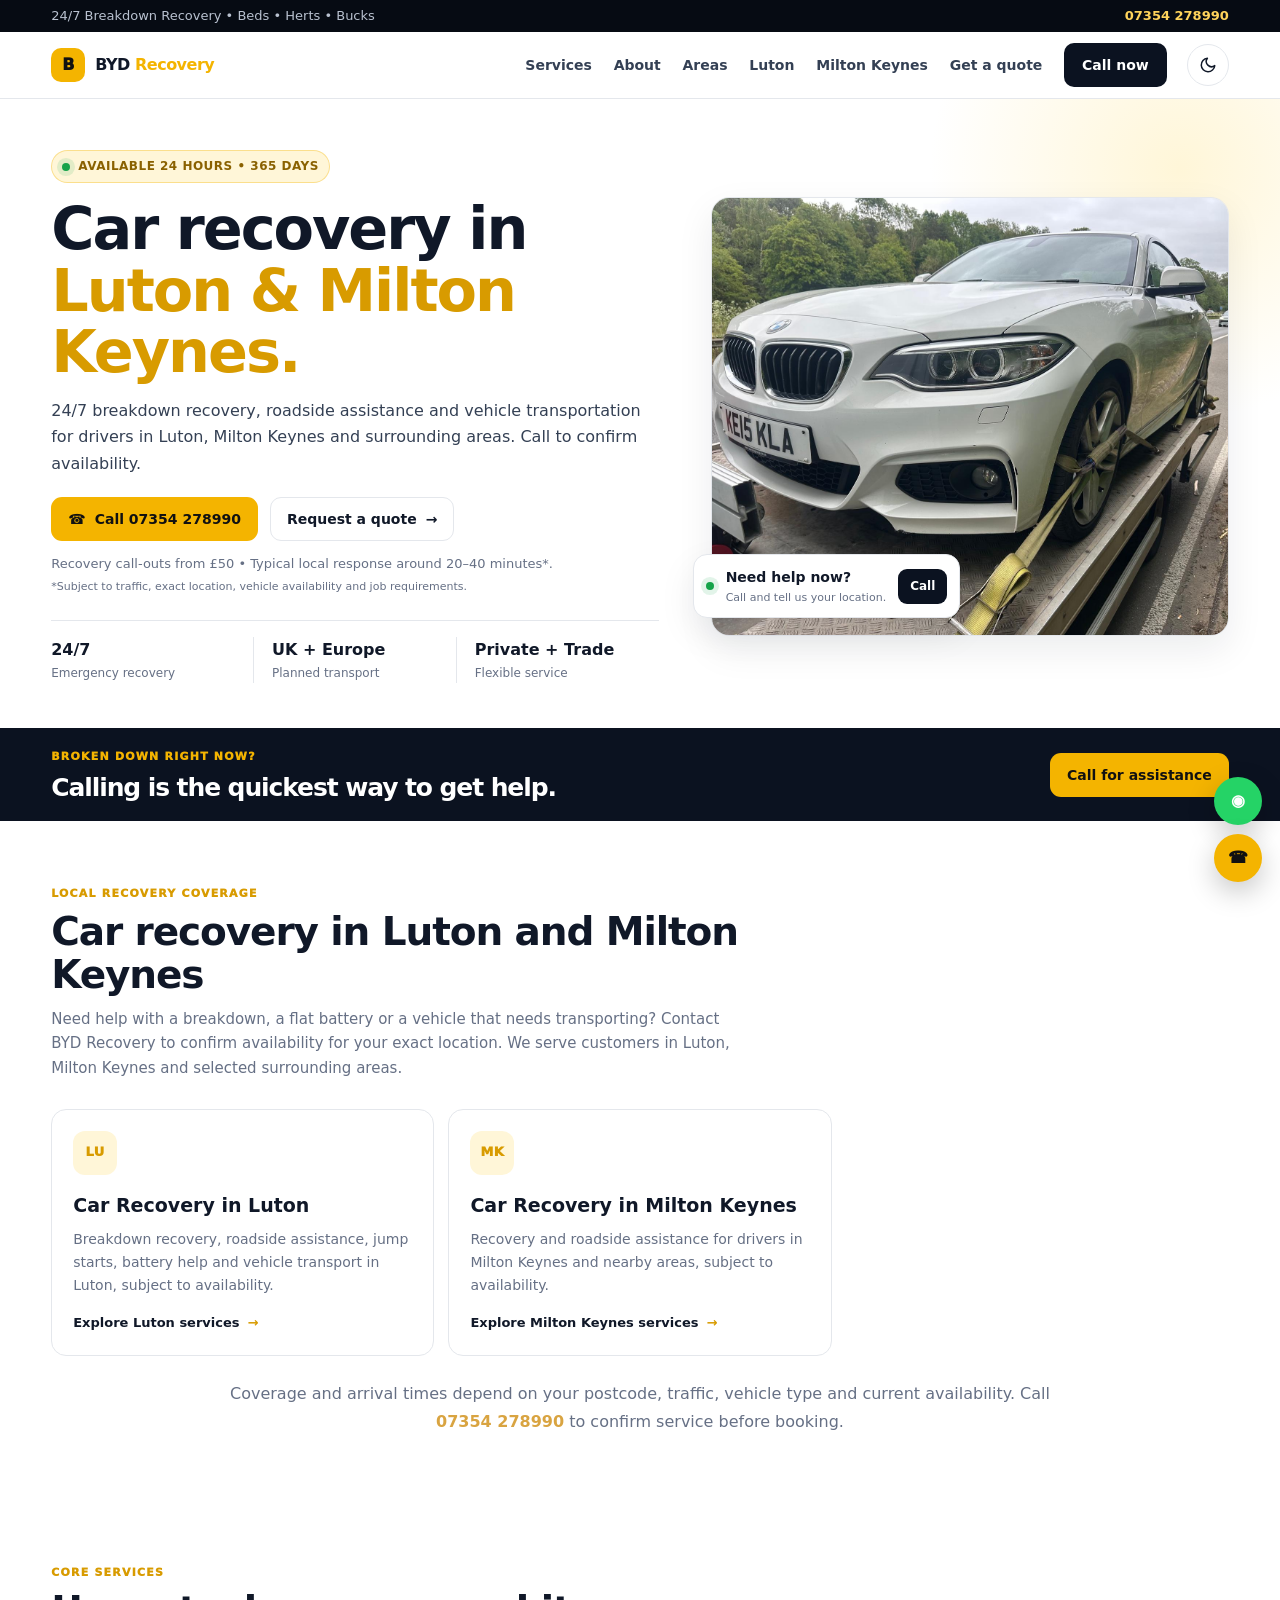
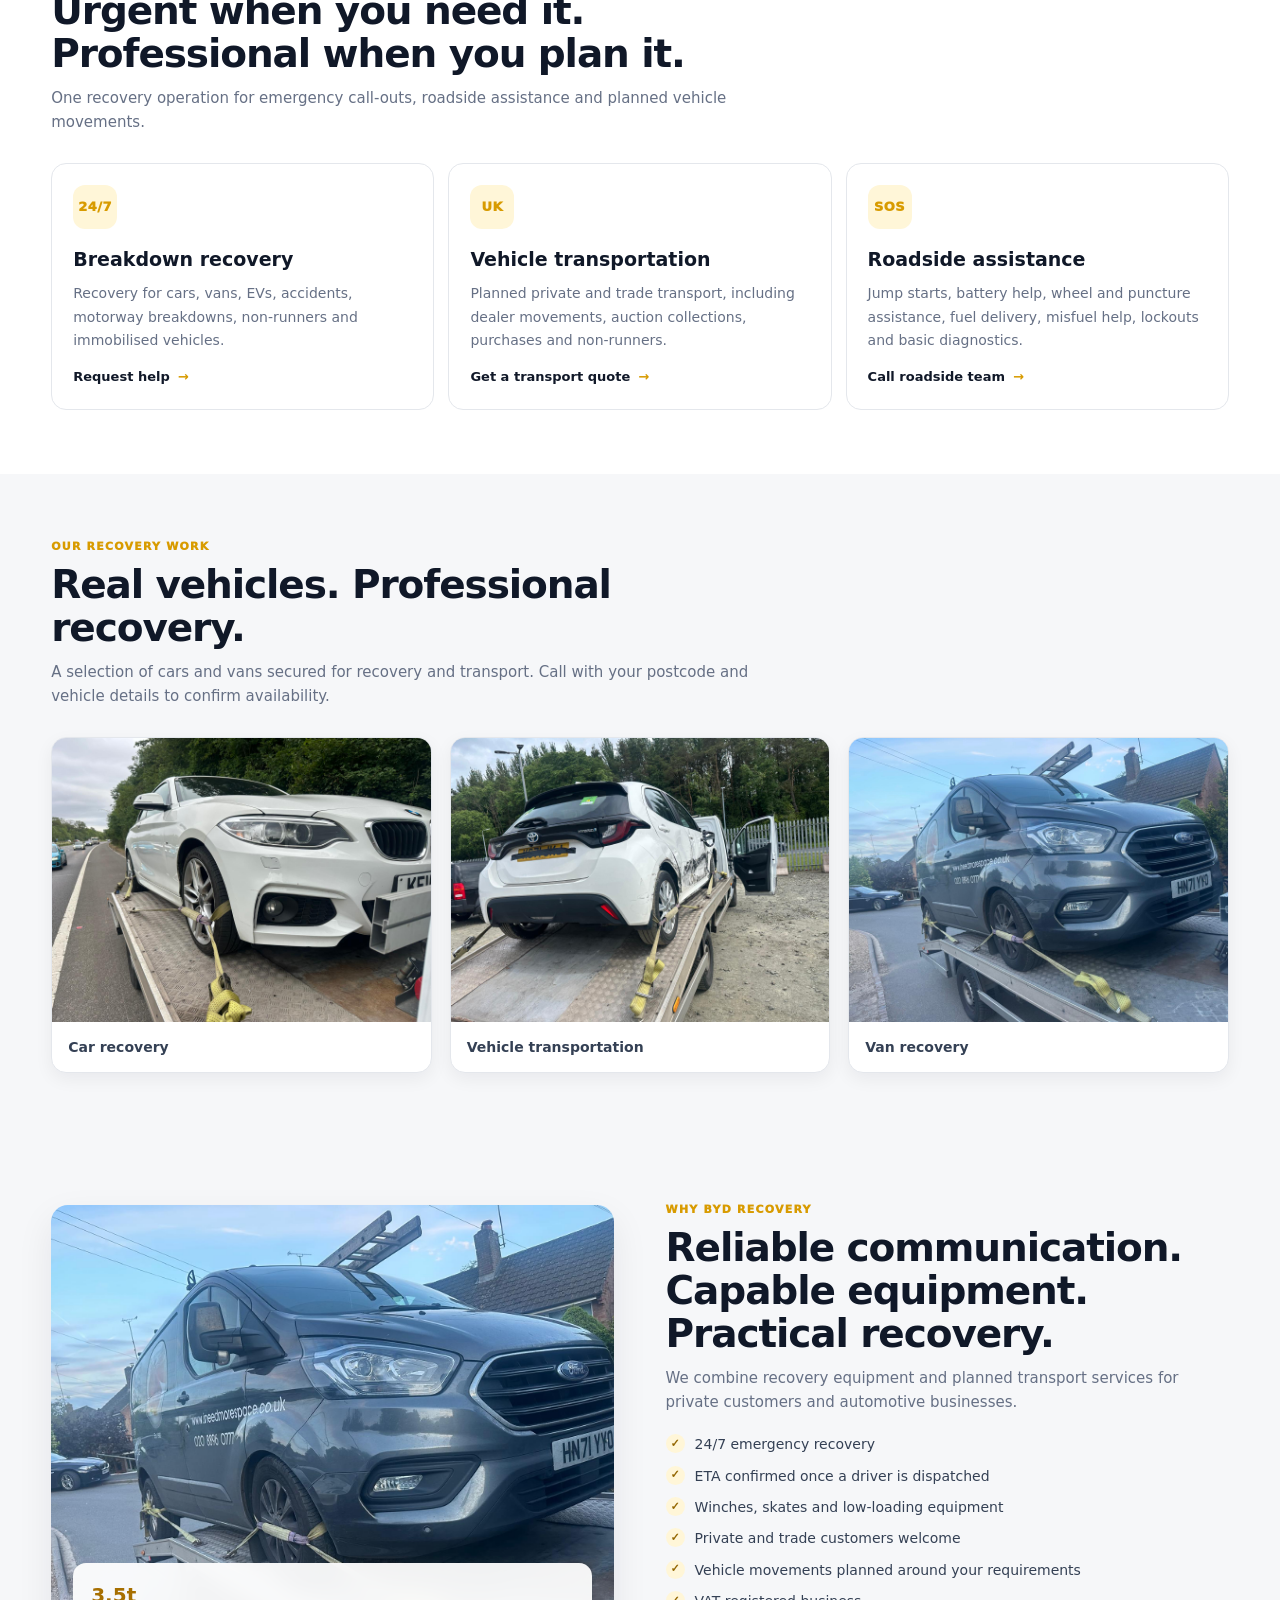
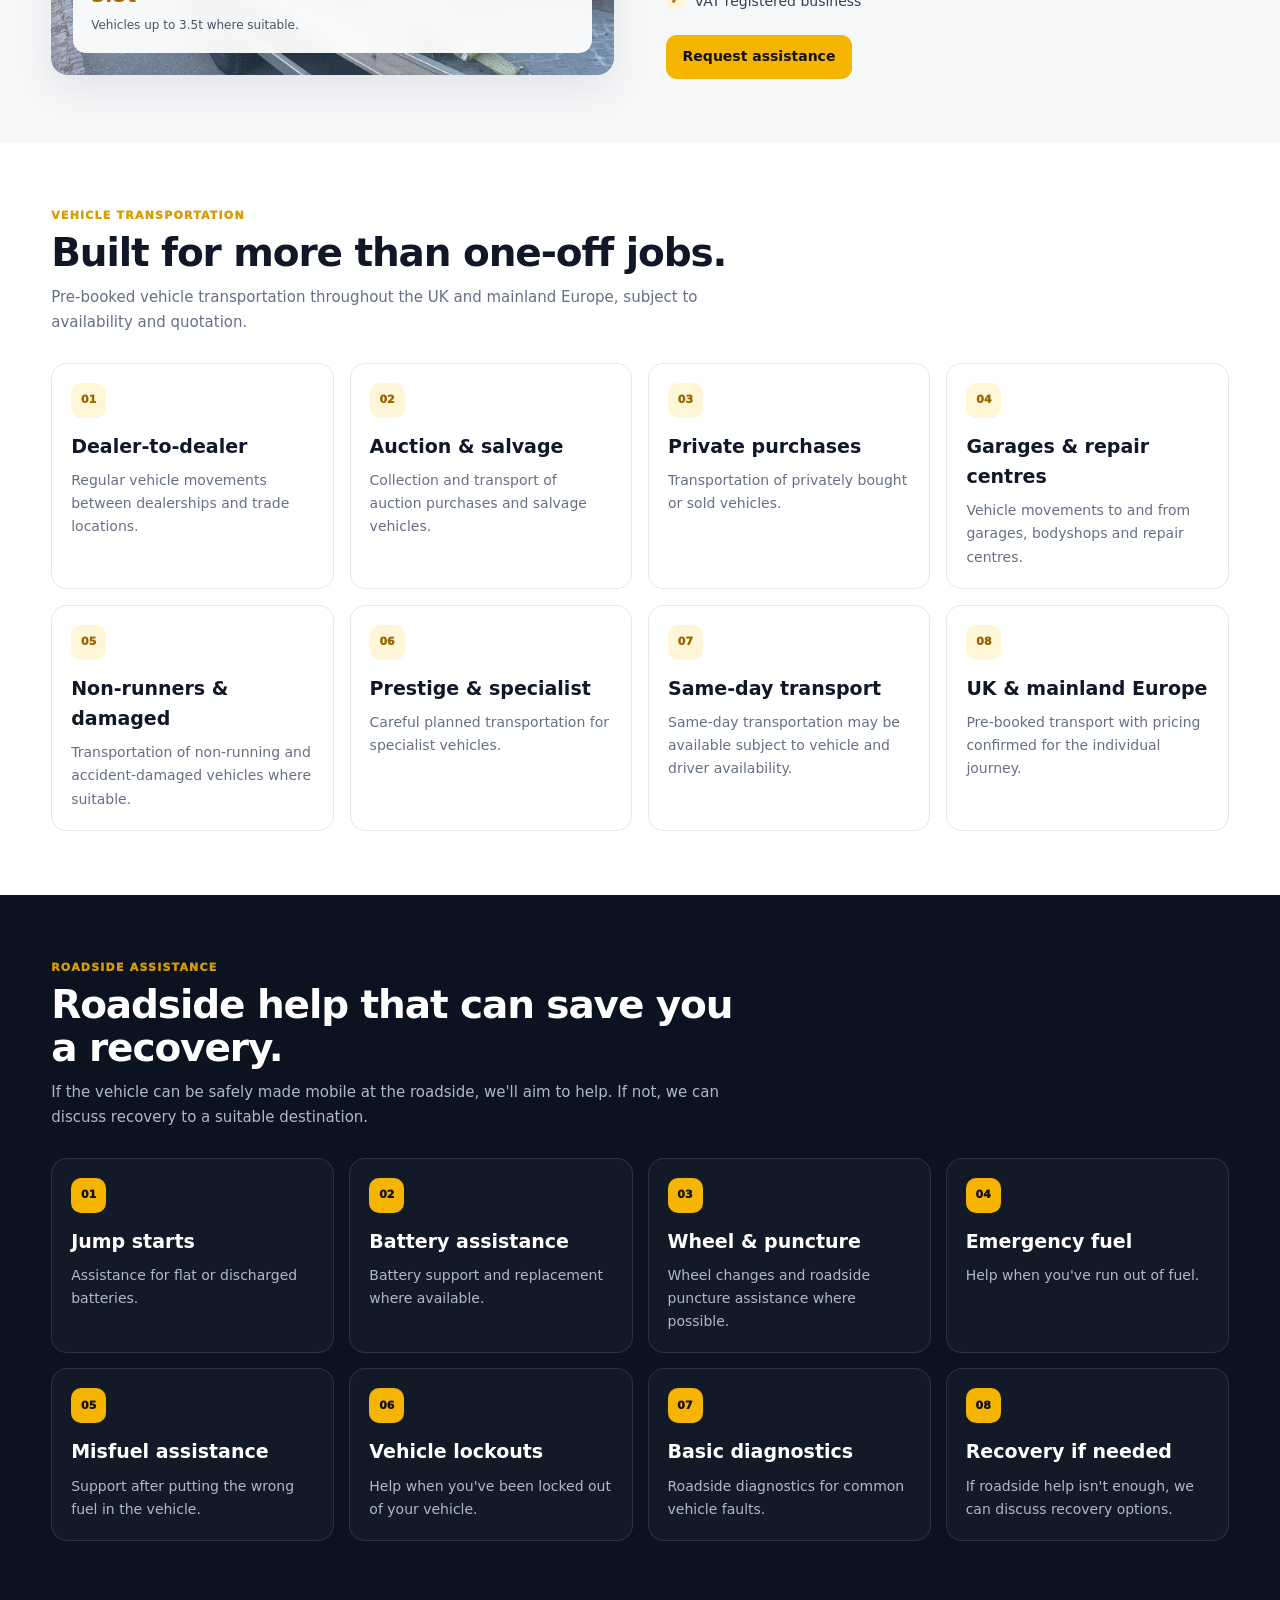
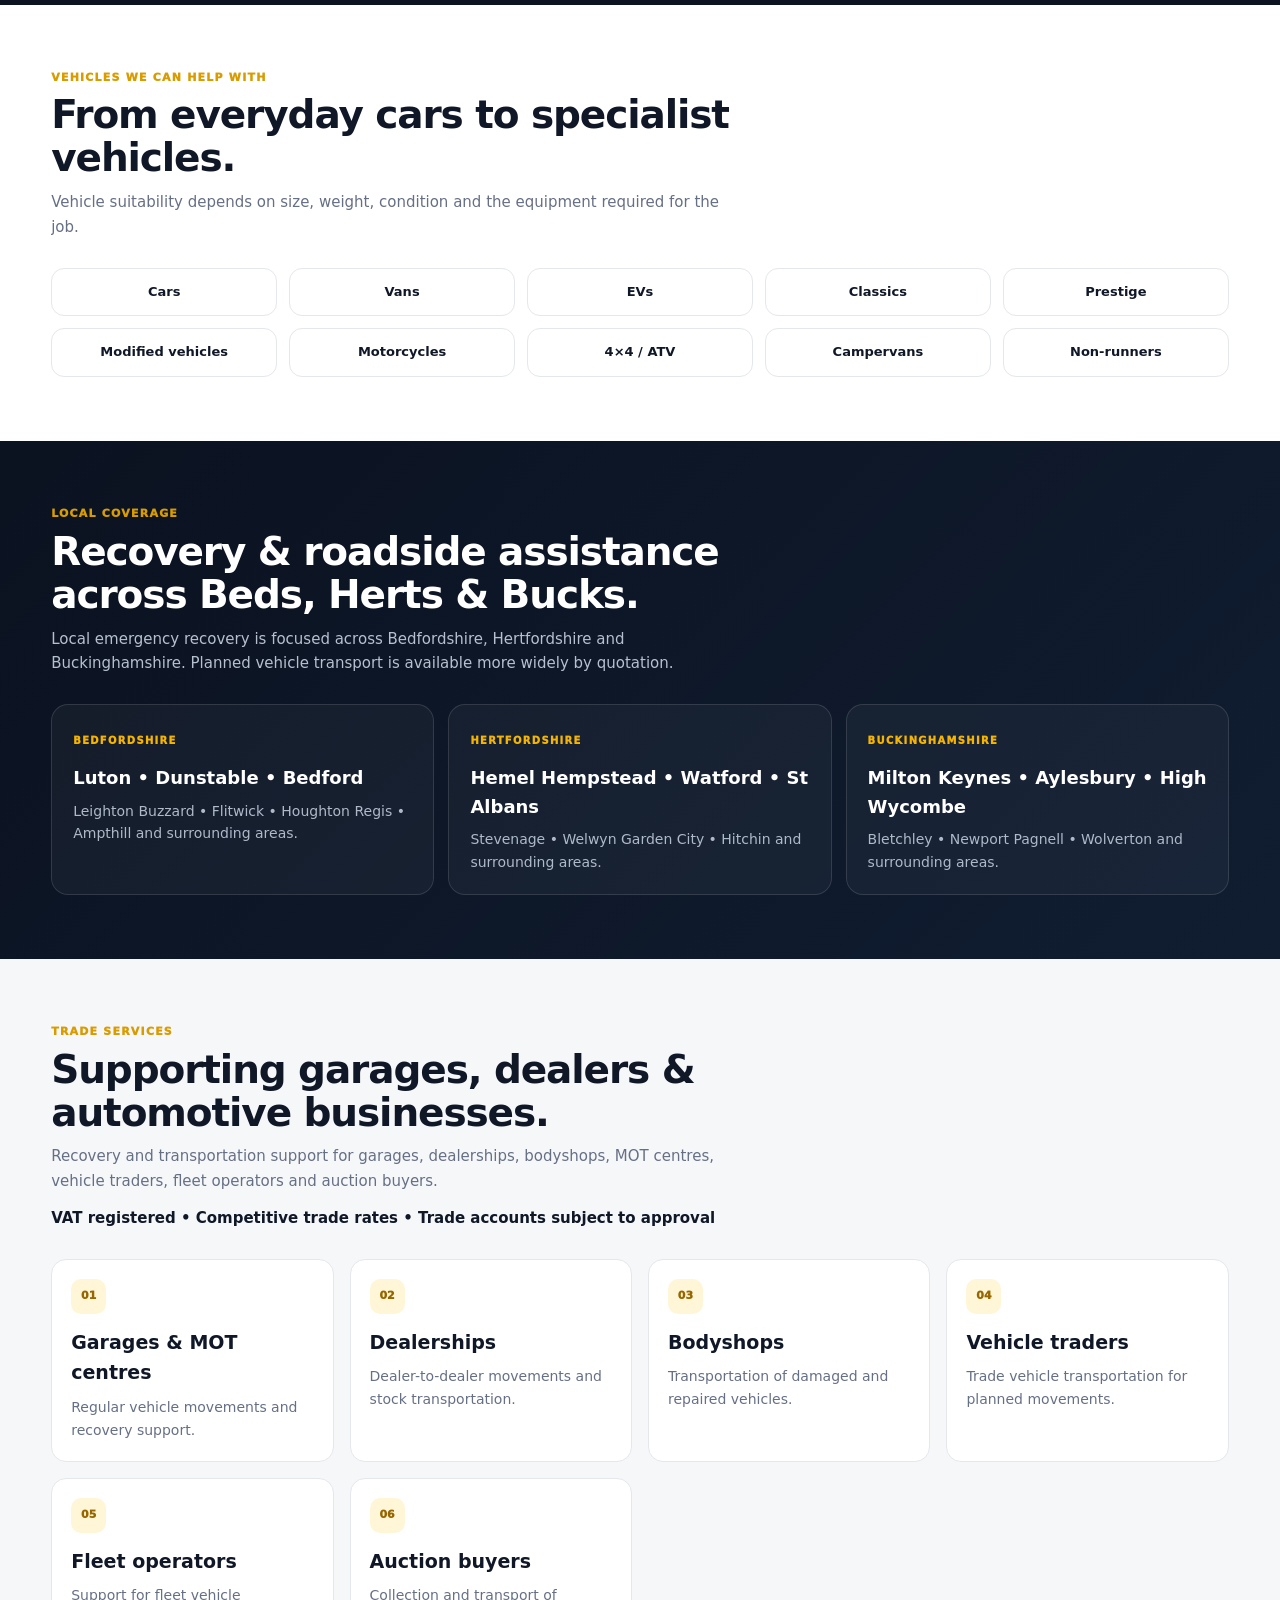
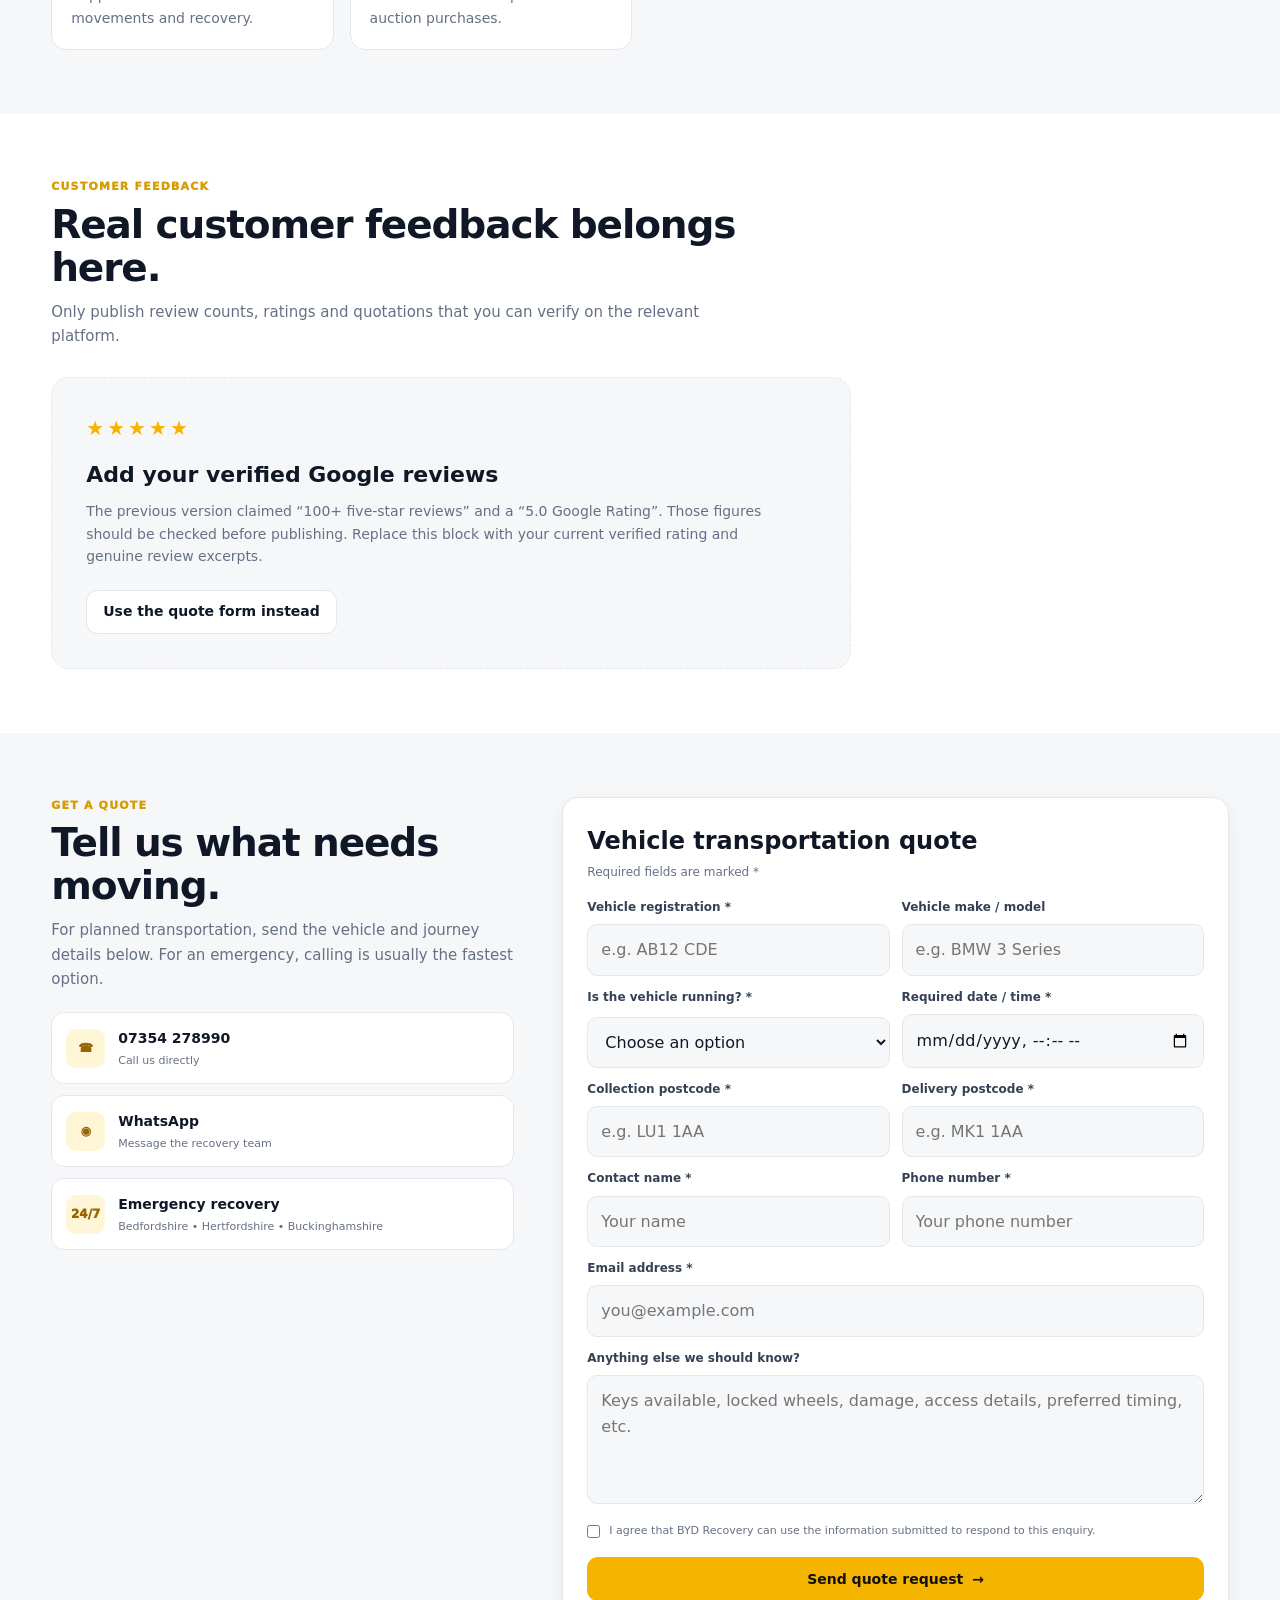
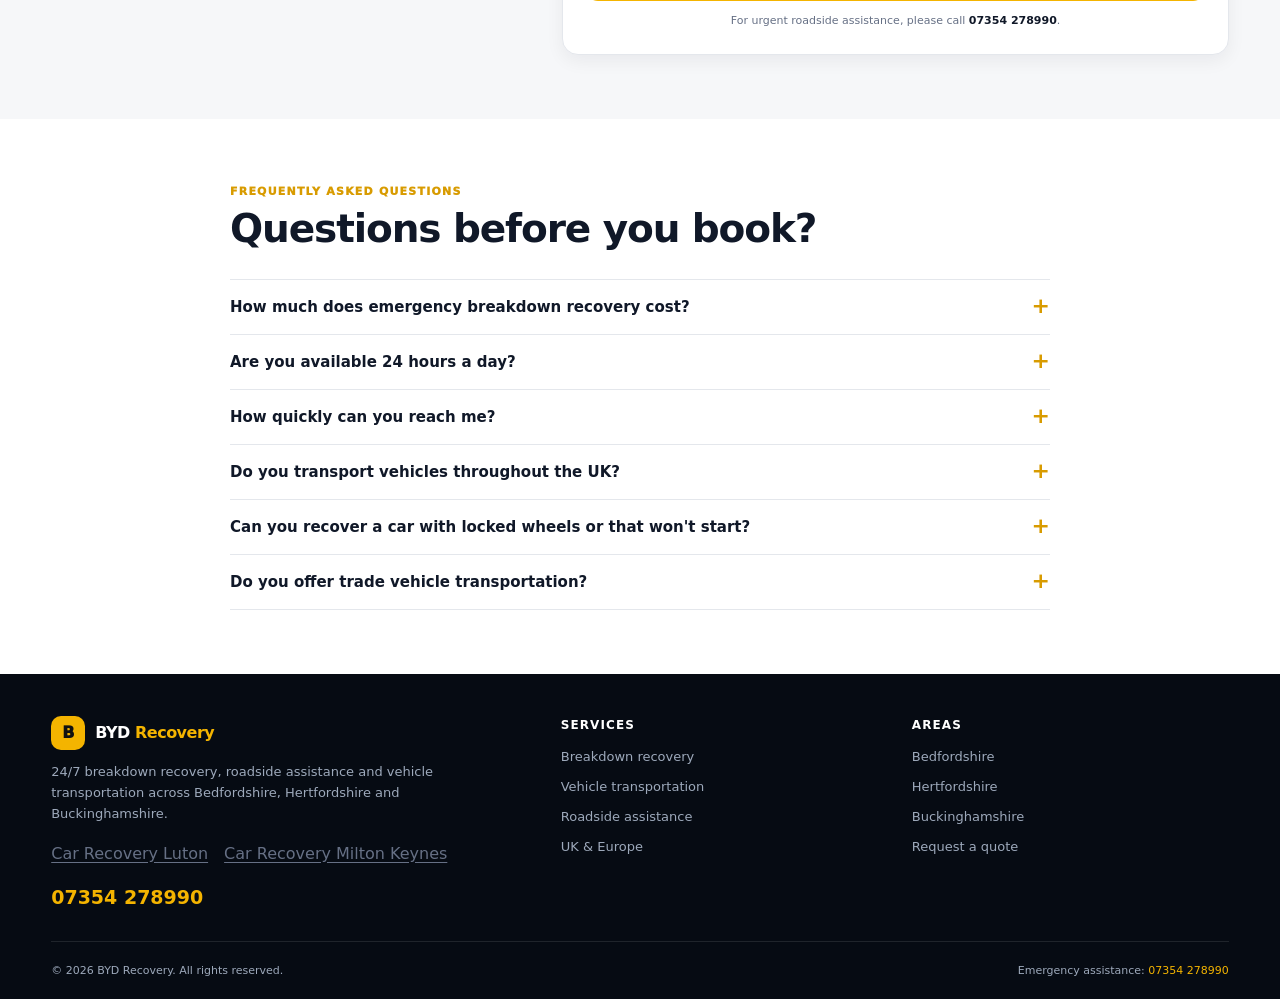
<file: index.html>
<!DOCTYPE html>
<html lang="en" data-theme="light">
<head>
  <meta charset="UTF-8">
  <meta name="viewport" content="width=device-width, initial-scale=1.0">
  <meta name="description" content="BYD Recovery provides car recovery, breakdown recovery and roadside assistance in Luton and Milton Keynes, including jump starts, battery help, emergency fuel and vehicle transport. Call to confirm availability. BYD Recovery also provides roadside assistance, jump starts, fuel delivery, battery help and vehicle transport across the UK.">
  <meta name="robots" content="index, follow, max-image-preview:large, max-snippet:-1, max-video-preview:-1">
  <meta name="theme-color" content="#0b1220">
  <link rel="canonical" href="https://car-recoveryservices.co.uk/">

  <meta property="og:title" content="BYD Recovery | 24/7 Car & Breakdown Recovery">
  <meta property="og:description" content="24/7 car recovery, breakdown recovery and roadside assistance in Luton, Milton Keynes, Bedford and surrounding areas. UK vehicle transport also available by quotation.">
  <meta property="og:type" content="website">
  <meta property="og:url" content="https://car-recoveryservices.co.uk/">
  <meta property="og:site_name" content="BYD Recovery">
  <meta property="og:image" content="https://car-recoveryservices.co.uk/recovery-bmw-hero.jpg">
  <meta property="og:image:alt" content="BYD Recovery BMW secured on a flatbed vehicle recovery truck">
  <meta name="twitter:card" content="summary_large_image">
  <meta name="twitter:title" content="BYD Recovery | 24/7 Car & Breakdown Recovery">
  <meta name="twitter:description" content="24/7 car recovery and roadside assistance in Luton, Milton Keynes, Bedford and surrounding areas.">
  <meta name="twitter:image" content="https://car-recoveryservices.co.uk/recovery-bmw-hero.jpg">

  <link rel="icon" href="favicon.svg" type="image/svg+xml">
  <link rel="preload" as="image" href="recovery-bmw-hero.jpg">
  <link rel="stylesheet" href="style.css">
  <title>Car Recovery Luton & Milton Keynes | BYD Recovery 24/7</title>

  <script type="application/ld+json">
  {
    "@context": "https://schema.org",
    "@graph": [
      {
        "@type": "Organization",
        "@id": "https://car-recoveryservices.co.uk/#organization",
        "name": "BYD Recovery",
        "url": "https://car-recoveryservices.co.uk/",
        "logo": "https://car-recoveryservices.co.uk/favicon.svg",
        "telephone": "+447354278990",
        "description": "24/7 car and breakdown recovery, roadside assistance and vehicle transportation.",
        "areaServed": [
          {"@type": "City", "name": "Luton"},
          {"@type": "City", "name": "Dunstable"},
          {"@type": "City", "name": "Bedford"},
          {"@type": "City", "name": "Milton Keynes"},
          {"@type": "City", "name": "Watford"},
          {"@type": "AdministrativeArea", "name": "Bedfordshire"},
          {"@type": "AdministrativeArea", "name": "Hertfordshire"},
          {"@type": "AdministrativeArea", "name": "Buckinghamshire"}
        ]
      },
      {
        "@type": "WebSite",
        "@id": "https://car-recoveryservices.co.uk/#website",
        "url": "https://car-recoveryservices.co.uk/",
        "name": "BYD Recovery",
        "publisher": {"@id": "https://car-recoveryservices.co.uk/#organization"}
      },
      {
        "@type": "Service",
        "@id": "https://car-recoveryservices.co.uk/#breakdown-recovery",
        "name": "24/7 Breakdown Recovery",
        "serviceType": "Car and breakdown recovery",
        "provider": {"@id": "https://car-recoveryservices.co.uk/#organization"},
        "areaServed": [
          {"@type": "AdministrativeArea", "name": "Bedfordshire"},
          {"@type": "AdministrativeArea", "name": "Hertfordshire"},
          {"@type": "AdministrativeArea", "name": "Buckinghamshire"}
        ],
        "url": "https://car-recoveryservices.co.uk/#services"
      },
      {
        "@type": "Service",
        "@id": "https://car-recoveryservices.co.uk/#roadside-assistance",
        "name": "Roadside Assistance",
        "serviceType": "Roadside assistance, jump starts, fuel delivery and battery assistance",
        "provider": {"@id": "https://car-recoveryservices.co.uk/#organization"},
        "areaServed": [
          {"@type": "AdministrativeArea", "name": "Bedfordshire"},
          {"@type": "AdministrativeArea", "name": "Hertfordshire"},
          {"@type": "AdministrativeArea", "name": "Buckinghamshire"}
        ],
        "url": "https://car-recoveryservices.co.uk/#services"
      }
    ]
  }
  </script>
  <script>
    (() => {
      try {
        const saved = localStorage.getItem("byd-theme");
        const system = window.matchMedia("(prefers-color-scheme: dark)").matches ? "dark" : "light";
        document.documentElement.dataset.theme = saved || system;
      } catch (_) {}
    })();
  </script>
</head>

<body>
  <a class="skip-link" href="#main">Skip to content</a>

  <div class="topbar">
    <div class="container topbar-inner">
      <span>24/7 Breakdown Recovery • Beds • Herts • Bucks</span>
      <a href="tel:+447354278990">07354 278990</a>
    </div>
  </div>

  <header class="site-header" id="siteHeader">
    <div class="container nav-wrap">
      <a class="logo" href="/" aria-label="BYD Recovery home">
        <span class="logo-mark" aria-hidden="true">B</span>
        <span>BYD <em>Recovery</em></span>
      </a>

      <div class="nav-actions">
        <button class="theme-toggle" id="themeToggle" type="button" aria-label="Switch colour theme" aria-pressed="false">
          <svg class="sun" viewBox="0 0 24 24" aria-hidden="true"><circle cx="12" cy="12" r="4"/><path d="M12 2v2m0 16v2M4.93 4.93l1.41 1.41m11.32 11.32 1.41 1.41M2 12h2m16 0h2M4.93 19.07l1.41-1.41M17.66 6.34l1.41-1.41"/></svg>
          <svg class="moon" viewBox="0 0 24 24" aria-hidden="true"><path d="M21 12.8A9 9 0 1 1 11.2 3 7 7 0 0 0 21 12.8Z"/></svg>
        </button>
        <button class="menu" id="menuBtn" type="button" aria-label="Open navigation" aria-expanded="false" aria-controls="navlinks">
          <span></span><span></span><span></span>
        </button>
      </div>

      <nav class="navlinks" id="navlinks" aria-label="Primary navigation">
        <a href="#services">Services</a>
        <a href="#about">About</a>
        <a href="#coverage">Areas</a>
        <a href="car-recovery-luton.html">Luton</a>
        <a href="car-recovery-milton-keynes.html">Milton Keynes</a>
        <a href="#quote">Get a quote</a>
        <a class="nav-cta" href="tel:+447354278990">Call now</a>
      </nav>
    </div>
  </header>

  <main id="main">
    <section class="hero">
      <div class="hero-glow" aria-hidden="true"></div>
      <div class="container hero-grid">
        <div class="hero-copy">
          <div class="badge reveal"><span class="dot"></span> Available 24 hours • 365 days</div>
          <h1 class="reveal">Car recovery in <span>Luton &amp; Milton Keynes.</span></h1>
          <p class="hero-text reveal">24/7 breakdown recovery, roadside assistance and vehicle transportation for drivers in Luton, Milton Keynes and surrounding areas. Call to confirm availability.</p>

          <div class="buttons reveal">
            <a class="btn btn-primary" href="tel:+447354278990"><span aria-hidden="true">☎</span> Call 07354 278990</a>
            <a class="btn btn-outline" href="#quote">Request a quote <span aria-hidden="true">→</span></a>
          </div>

          <p class="microcopy reveal">Recovery call-outs from £50 • Typical local response around 20–40 minutes*.</p>
          <p class="fineprint reveal">*Subject to traffic, exact location, vehicle availability and job requirements.</p>

          <div class="trust reveal">
            <div><strong>24/7</strong><small>Emergency recovery</small></div>
            <div><strong>UK + Europe</strong><small>Planned transport</small></div>
            <div><strong>Private + Trade</strong><small>Flexible service</small></div>
          </div>
        </div>

        <div class="hero-media reveal">
          <img src="recovery-bmw-hero.jpg" alt="White BMW secured on a flatbed vehicle recovery truck" width="1600" height="1200" fetchpriority="high">
          <div class="hero-card">
            <span class="status-dot"></span>
            <div><strong>Need help now?</strong><small>Call and tell us your location.</small></div>
            <a href="tel:+447354278990" aria-label="Call BYD Recovery now">Call</a>
          </div>
        </div>
      </div>
    </section>

    <section class="quick-help" aria-label="Emergency recovery call to action">
      <div class="container quick-help-inner">
        <div>
          <span class="eyebrow">Broken down right now?</span>
          <h2>Calling is the quickest way to get help.</h2>
        </div>
        <a class="btn btn-primary" href="tel:+447354278990">Call for assistance</a>
      </div>
    </section>


    <section class="section location-section" id="coverage">
      <div class="container">
        <div class="section-head reveal">
          <span class="eyebrow">Local recovery coverage</span>
          <h2>Car recovery in Luton and Milton Keynes</h2>
          <p>Need help with a breakdown, a flat battery or a vehicle that needs transporting? Contact BYD Recovery to confirm availability for your exact location. We serve customers in Luton, Milton Keynes and selected surrounding areas.</p>
        </div>
        <div class="feature-grid location-grid">
          <article class="feature-card reveal">
            <div class="feature-icon">LU</div>
            <h3>Car Recovery in Luton</h3>
            <p>Breakdown recovery, roadside assistance, jump starts, battery help and vehicle transport in Luton, subject to availability.</p>
            <a href="car-recovery-luton.html">Explore Luton services <span>→</span></a>
          </article>
          <article class="feature-card reveal">
            <div class="feature-icon">MK</div>
            <h3>Car Recovery in Milton Keynes</h3>
            <p>Recovery and roadside assistance for drivers in Milton Keynes and nearby areas, subject to availability.</p>
            <a href="car-recovery-milton-keynes.html">Explore Milton Keynes services <span>→</span></a>
          </article>
        </div>
        <p class="location-note">Coverage and arrival times depend on your postcode, traffic, vehicle type and current availability. Call <a href="tel:+447354278990">07354 278990</a> to confirm service before booking.</p>
      </div>
    </section>

    <section class="section" id="services">
      <div class="container">
        <div class="section-head reveal">
          <span class="eyebrow">Core services</span>
          <h2>Urgent when you need it. Professional when you plan it.</h2>
          <p>One recovery operation for emergency call-outs, roadside assistance and planned vehicle movements.</p>
        </div>

        <div class="feature-grid">
          <article class="feature-card reveal">
            <div class="feature-icon">24/7</div>
            <h3>Breakdown recovery</h3>
            <p>Recovery for cars, vans, EVs, accidents, motorway breakdowns, non-runners and immobilised vehicles.</p>
            <a href="#quote">Request help <span>→</span></a>
          </article>
          <article class="feature-card reveal">
            <div class="feature-icon">UK</div>
            <h3>Vehicle transportation</h3>
            <p>Planned private and trade transport, including dealer movements, auction collections, purchases and non-runners.</p>
            <a href="#quote">Get a transport quote <span>→</span></a>
          </article>
          <article class="feature-card reveal">
            <div class="feature-icon">SOS</div>
            <h3>Roadside assistance</h3>
            <p>Jump starts, battery help, wheel and puncture assistance, fuel delivery, misfuel help, lockouts and basic diagnostics.</p>
            <a href="tel:+447354278990">Call roadside team <span>→</span></a>
          </article>
        </div>
      </div>
    </section>

    <section class="section section-alt photo-section" aria-labelledby="recovery-gallery-title">
      <div class="container">
        <div class="section-head reveal">
          <span class="eyebrow">Our recovery work</span>
          <h2 id="recovery-gallery-title">Real vehicles. Professional recovery.</h2>
          <p>A selection of cars and vans secured for recovery and transport. Call with your postcode and vehicle details to confirm availability.</p>
        </div>
        <div class="photo-grid">
          <figure class="photo-card reveal">
            <img src="recovery-bmw-front.jpg" alt="White BMW secured on a flatbed recovery truck" loading="lazy" width="1600" height="1200">
            <figcaption>Car recovery</figcaption>
          </figure>
          <figure class="photo-card reveal">
            <img src="recovery-toyota-yaris-damaged.jpg" alt="White Toyota Yaris with side damage secured for vehicle transport" loading="lazy" width="1600" height="1200">
            <figcaption>Vehicle transportation</figcaption>
          </figure>
          <figure class="photo-card reveal">
            <img src="recovery-ford-transit.jpg" alt="Dark Ford Transit van secured on a flatbed recovery truck" loading="lazy" width="1600" height="1200">
            <figcaption>Van recovery</figcaption>
          </figure>
        </div>
      </div>
    </section>

    <section class="section section-alt" id="about">
      <div class="container split">
        <div class="image-panel reveal">
          <img src="recovery-ford-transit.jpg" alt="Ford recovery van secured on a flatbed transporter" loading="lazy" width="1600" height="1200">
          <div class="image-badge"><strong>3.5t</strong><span>Vehicles up to 3.5t where suitable.</span></div>
        </div>
        <div class="reveal">
          <span class="eyebrow">Why BYD Recovery</span>
          <h2>Reliable communication. Capable equipment. Practical recovery.</h2>
          <p class="lead">We combine recovery equipment and planned transport services for private customers and automotive businesses.</p>
          <ul class="checks">
            <li>24/7 emergency recovery</li>
            <li>ETA confirmed once a driver is dispatched</li>
            <li>Winches, skates and low-loading equipment</li>
            <li>Private and trade customers welcome</li>
            <li>Vehicle movements planned around your requirements</li>
            <li>VAT registered business</li>
          </ul>
          <a class="btn btn-primary" href="#quote">Request assistance</a>
        </div>
      </div>
    </section>

    <section class="section">
      <div class="container">
        <div class="section-head reveal">
          <span class="eyebrow">Vehicle transportation</span>
          <h2>Built for more than one-off jobs.</h2>
          <p>Pre-booked vehicle transportation throughout the UK and mainland Europe, subject to availability and quotation.</p>
        </div>
        <div class="card-grid">
          <article class="card reveal"><span class="card-icon">01</span><h3>Dealer-to-dealer</h3><p>Regular vehicle movements between dealerships and trade locations.</p></article>
          <article class="card reveal"><span class="card-icon">02</span><h3>Auction &amp; salvage</h3><p>Collection and transport of auction purchases and salvage vehicles.</p></article>
          <article class="card reveal"><span class="card-icon">03</span><h3>Private purchases</h3><p>Transportation of privately bought or sold vehicles.</p></article>
          <article class="card reveal"><span class="card-icon">04</span><h3>Garages &amp; repair centres</h3><p>Vehicle movements to and from garages, bodyshops and repair centres.</p></article>
          <article class="card reveal"><span class="card-icon">05</span><h3>Non-runners &amp; damaged</h3><p>Transportation of non-running and accident-damaged vehicles where suitable.</p></article>
          <article class="card reveal"><span class="card-icon">06</span><h3>Prestige &amp; specialist</h3><p>Careful planned transportation for specialist vehicles.</p></article>
          <article class="card reveal"><span class="card-icon">07</span><h3>Same-day transport</h3><p>Same-day transportation may be available subject to vehicle and driver availability.</p></article>
          <article class="card reveal"><span class="card-icon">08</span><h3>UK &amp; mainland Europe</h3><p>Pre-booked transport with pricing confirmed for the individual journey.</p></article>
        </div>
      </div>
    </section>

    <section class="section section-dark">
      <div class="container">
        <div class="section-head reveal">
          <span class="eyebrow">Roadside assistance</span>
          <h2>Roadside help that can save you a recovery.</h2>
          <p>If the vehicle can be safely made mobile at the roadside, we'll aim to help. If not, we can discuss recovery to a suitable destination.</p>
        </div>
        <div class="steps-grid">
          <article class="step reveal"><span>01</span><h3>Jump starts</h3><p>Assistance for flat or discharged batteries.</p></article>
          <article class="step reveal"><span>02</span><h3>Battery assistance</h3><p>Battery support and replacement where available.</p></article>
          <article class="step reveal"><span>03</span><h3>Wheel &amp; puncture</h3><p>Wheel changes and roadside puncture assistance where possible.</p></article>
          <article class="step reveal"><span>04</span><h3>Emergency fuel</h3><p>Help when you've run out of fuel.</p></article>
          <article class="step reveal"><span>05</span><h3>Misfuel assistance</h3><p>Support after putting the wrong fuel in the vehicle.</p></article>
          <article class="step reveal"><span>06</span><h3>Vehicle lockouts</h3><p>Help when you've been locked out of your vehicle.</p></article>
          <article class="step reveal"><span>07</span><h3>Basic diagnostics</h3><p>Roadside diagnostics for common vehicle faults.</p></article>
          <article class="step reveal"><span>08</span><h3>Recovery if needed</h3><p>If roadside help isn't enough, we can discuss recovery options.</p></article>
        </div>
      </div>
    </section>

    <section class="section" id="vehicles">
      <div class="container">
        <div class="section-head reveal">
          <span class="eyebrow">Vehicles we can help with</span>
          <h2>From everyday cars to specialist vehicles.</h2>
          <p>Vehicle suitability depends on size, weight, condition and the equipment required for the job.</p>
        </div>
        <div class="vehicle-grid">
          <span class="vehicle-pill reveal">Cars</span>
          <span class="vehicle-pill reveal">Vans</span>
          <span class="vehicle-pill reveal">EVs</span>
          <span class="vehicle-pill reveal">Classics</span>
          <span class="vehicle-pill reveal">Prestige</span>
          <span class="vehicle-pill reveal">Modified vehicles</span>
          <span class="vehicle-pill reveal">Motorcycles</span>
          <span class="vehicle-pill reveal">4×4 / ATV</span>
          <span class="vehicle-pill reveal">Campervans</span>
          <span class="vehicle-pill reveal">Non-runners</span>
        </div>
      </div>
    </section>

    <section class="section coverage" id="coverage-details">
      <div class="container">
        <div class="section-head reveal">
          <span class="eyebrow">Local coverage</span>
          <h2>Recovery &amp; roadside assistance across Beds, Herts &amp; Bucks.</h2>
          <p>Local emergency recovery is focused across Bedfordshire, Hertfordshire and Buckinghamshire. Planned vehicle transport is available more widely by quotation.</p>
        </div>
        <div class="area-grid">
          <article class="area-card reveal"><span>BEDFORDSHIRE</span><h3>Luton • Dunstable • Bedford</h3><p>Leighton Buzzard • Flitwick • Houghton Regis • Ampthill and surrounding areas.</p></article>
          <article class="area-card reveal"><span>HERTFORDSHIRE</span><h3>Hemel Hempstead • Watford • St Albans</h3><p>Stevenage • Welwyn Garden City • Hitchin and surrounding areas.</p></article>
          <article class="area-card reveal"><span>BUCKINGHAMSHIRE</span><h3>Milton Keynes • Aylesbury • High Wycombe</h3><p>Bletchley • Newport Pagnell • Wolverton and surrounding areas.</p></article>
        </div>
      </div>
    </section>

    <section class="section section-alt">
      <div class="container">
        <div class="section-head reveal">
          <span class="eyebrow">Trade services</span>
          <h2>Supporting garages, dealers &amp; automotive businesses.</h2>
          <p>Recovery and transportation support for garages, dealerships, bodyshops, MOT centres, vehicle traders, fleet operators and auction buyers.</p>
          <p class="trade-note"><strong>VAT registered • Competitive trade rates • Trade accounts subject to approval</strong></p>
        </div>
        <div class="card-grid trade-grid">
          <article class="card reveal"><span class="card-icon">01</span><h3>Garages &amp; MOT centres</h3><p>Regular vehicle movements and recovery support.</p></article>
          <article class="card reveal"><span class="card-icon">02</span><h3>Dealerships</h3><p>Dealer-to-dealer movements and stock transportation.</p></article>
          <article class="card reveal"><span class="card-icon">03</span><h3>Bodyshops</h3><p>Transportation of damaged and repaired vehicles.</p></article>
          <article class="card reveal"><span class="card-icon">04</span><h3>Vehicle traders</h3><p>Trade vehicle transportation for planned movements.</p></article>
          <article class="card reveal"><span class="card-icon">05</span><h3>Fleet operators</h3><p>Support for fleet vehicle movements and recovery.</p></article>
          <article class="card reveal"><span class="card-icon">06</span><h3>Auction buyers</h3><p>Collection and transport of auction purchases.</p></article>
        </div>
      </div>
    </section>

    <section class="section reviews">
      <div class="container">
        <div class="section-head reveal">
          <span class="eyebrow">Customer feedback</span>
          <h2>Real customer feedback belongs here.</h2>
          <p>Only publish review counts, ratings and quotations that you can verify on the relevant platform.</p>
        </div>
        <div class="review-placeholder reveal">
          <div class="stars" aria-label="Customer reviews">★★★★★</div>
          <h3>Add your verified Google reviews</h3>
          <p>The previous version claimed “100+ five-star reviews” and a “5.0 Google Rating”. Those figures should be checked before publishing. Replace this block with your current verified rating and genuine review excerpts.</p>
          <a class="btn btn-outline" href="#quote">Use the quote form instead</a>
        </div>
      </div>
    </section>

    <section class="section quote-section" id="quote">
      <div class="container quote-layout">
        <div class="quote-copy reveal">
          <span class="eyebrow">Get a quote</span>
          <h2>Tell us what needs moving.</h2>
          <p class="lead">For planned transportation, send the vehicle and journey details below. For an emergency, calling is usually the fastest option.</p>

          <div class="contact-list">
            <a class="contact-item" href="tel:+447354278990"><span>☎</span><div><strong>07354 278990</strong><small>Call us directly</small></div></a>
            <a class="contact-item" href="https://wa.me/447354278990" target="_blank" rel="noopener noreferrer"><span>◉</span><div><strong>WhatsApp</strong><small>Message the recovery team</small></div></a>
            <div class="contact-item"><span>24/7</span><div><strong>Emergency recovery</strong><small>Bedfordshire • Hertfordshire • Buckinghamshire</small></div></div>
          </div>
        </div>

        <form class="quote-form reveal" id="quoteForm" action="https://api.snapitforms.com/submit" method="POST">
          <input type="hidden" name="access_key" value="sf_1f7b10da2044cf6da5a37261e3c2b9db">
          <input type="hidden" name="subject" value="New BYD Recovery website enquiry">
          <input type="hidden" name="from_name" value="BYD Recovery Website">
          <input type="hidden" name="redirect" value="false">

          <div class="form-heading"><h3>Vehicle transportation quote</h3><p>Required fields are marked *</p></div>

          <div class="form-grid">
            <div class="form-group">
              <label for="registration">Vehicle registration *</label>
              <input id="registration" name="Vehicle Registration" type="text" autocomplete="off" placeholder="e.g. AB12 CDE" required>
            </div>
            <div class="form-group">
              <label for="vehicle">Vehicle make / model</label>
              <input id="vehicle" name="Vehicle Model / Make" type="text" placeholder="e.g. BMW 3 Series">
            </div>
            <div class="form-group">
              <label for="running">Is the vehicle running? *</label>
              <select id="running" name="Vehicle Running" required>
                <option value="">Choose an option</option>
                <option>Yes</option><option>No</option><option>Unsure</option>
              </select>
            </div>
            <div class="form-group">
              <label for="date">Required date / time *</label>
              <input id="date" name="Required Date / Time" type="datetime-local" required>
            </div>
            <div class="form-group">
              <label for="collection">Collection postcode *</label>
              <input id="collection" name="Collection Postcode" type="text" autocomplete="postal-code" placeholder="e.g. LU1 1AA" required>
            </div>
            <div class="form-group">
              <label for="delivery">Delivery postcode *</label>
              <input id="delivery" name="Delivery Postcode" type="text" autocomplete="postal-code" placeholder="e.g. MK1 1AA" required>
            </div>
            <div class="form-group">
              <label for="name">Contact name *</label>
              <input id="name" name="Contact Name" type="text" autocomplete="name" placeholder="Your name" required>
            </div>
            <div class="form-group">
              <label for="phone">Phone number *</label>
              <input id="phone" name="Phone Number" type="tel" autocomplete="tel" inputmode="tel" placeholder="Your phone number" required>
            </div>
            <div class="form-group full">
              <label for="email">Email address *</label>
              <input id="email" name="Email Address" type="email" autocomplete="email" placeholder="you@example.com" required>
            </div>
            <div class="form-group full">
              <label for="message">Anything else we should know?</label>
              <textarea id="message" name="Additional Information" rows="4" placeholder="Keys available, locked wheels, damage, access details, preferred timing, etc."></textarea>
            </div>
            <div class="honeypot" aria-hidden="true">
              <label for="website">Leave this field empty</label>
              <input id="website" name="website" type="text" tabindex="-1" autocomplete="off">
            </div>
          </div>

          <label class="consent"><input type="checkbox" name="Contact Consent" value="I consent to being contacted about this enquiry" required><span>I agree that BYD Recovery can use the information submitted to respond to this enquiry.</span></label>
          <button class="btn btn-primary submit-btn" type="submit">Send quote request <span>→</span></button>
          <p class="form-note">For urgent roadside assistance, please call <a href="tel:+447354278990">07354 278990</a>.</p>
          <div class="form-status" id="formStatus" role="status" aria-live="polite"></div>
        </form>
      </div>
    </section>

    <section class="section faq">
      <div class="container narrow">
        <div class="section-head reveal">
          <span class="eyebrow">Frequently asked questions</span>
          <h2>Questions before you book?</h2>
        </div>
        <details class="reveal"><summary>How much does emergency breakdown recovery cost?</summary><p>Emergency recovery call-outs start from £50 according to the current website information. Final pricing depends on location, vehicle, time and job requirements.</p></details>
        <details class="reveal"><summary>Are you available 24 hours a day?</summary><p>BYD Recovery advertises 24/7 breakdown recovery and roadside assistance, subject to operational availability.</p></details>
        <details class="reveal"><summary>How quickly can you reach me?</summary><p>The previous website stated a typical local response of around 20–40 minutes. Actual arrival depends on traffic, exact location, demand and vehicle availability.</p></details>
        <details class="reveal"><summary>Do you transport vehicles throughout the UK?</summary><p>Yes. Planned vehicle transportation is advertised throughout the UK, with mainland European transport available by quotation and subject to availability.</p></details>
        <details class="reveal"><summary>Can you recover a car with locked wheels or that won't start?</summary><p>Recovery may be possible using winches, skates and specialist loading equipment, depending on the vehicle and situation.</p></details>
        <details class="reveal"><summary>Do you offer trade vehicle transportation?</summary><p>Yes. The service is intended for garages, dealerships, bodyshops, vehicle traders, fleet operators and auction buyers, with trade accounts subject to approval.</p></details>
      </div>
    </section>
  </main>

  <footer>
    <div class="container footer-grid">
      <div class="footer-brand">
        <a class="logo" href="#"><span class="logo-mark">B</span><span>BYD <em>Recovery</em></span></a>
        <p>24/7 breakdown recovery, roadside assistance and vehicle transportation across Bedfordshire, Hertfordshire and Buckinghamshire.</p>
        <div class="footer-location-links"><a href="car-recovery-luton.html">Car Recovery Luton</a><a href="car-recovery-milton-keynes.html">Car Recovery Milton Keynes</a></div>
        <a class="footer-phone" href="tel:+447354278990">07354 278990</a>
      </div>
      <div><h3>Services</h3><a href="#services">Breakdown recovery</a><a href="#services">Vehicle transportation</a><a href="#services">Roadside assistance</a><a href="#coverage">UK &amp; Europe</a></div>
      <div><h3>Areas</h3><a href="#coverage">Bedfordshire</a><a href="#coverage">Hertfordshire</a><a href="#coverage">Buckinghamshire</a><a href="#quote">Request a quote</a></div>
    </div>
    <div class="container footer-bottom">
      <span>© <span id="year"></span> BYD Recovery. All rights reserved.</span>
      <span>Emergency assistance: <a href="tel:+447354278990">07354 278990</a></span>
    </div>
  </footer>

  <div class="floating-actions" aria-label="Quick contact">
    <a class="float-btn whatsapp" href="https://wa.me/447354278990" target="_blank" rel="noopener noreferrer" aria-label="Message BYD Recovery on WhatsApp">◉</a>
    <a class="float-btn phone" href="tel:+447354278990" aria-label="Call BYD Recovery">☎</a>
  </div>

  <script src="script.js" defer></script>
</body>
</html>
</file>
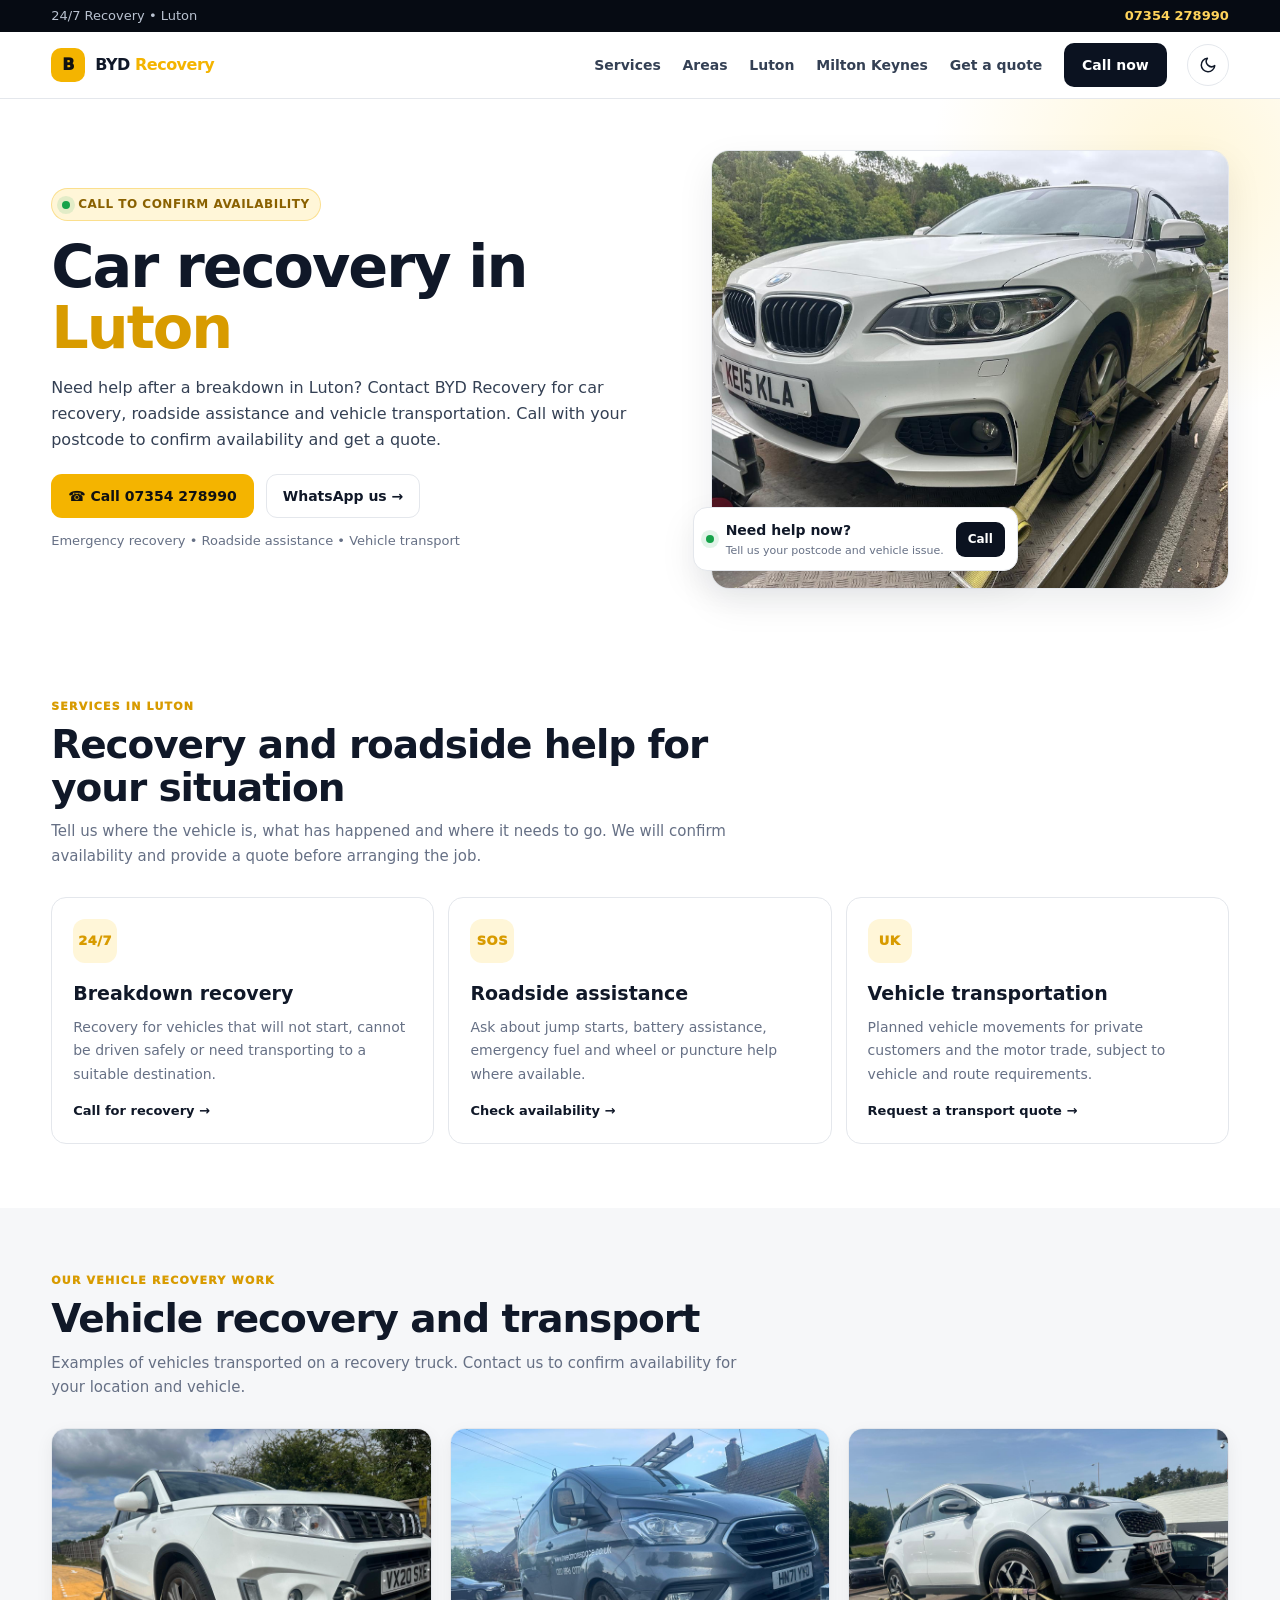
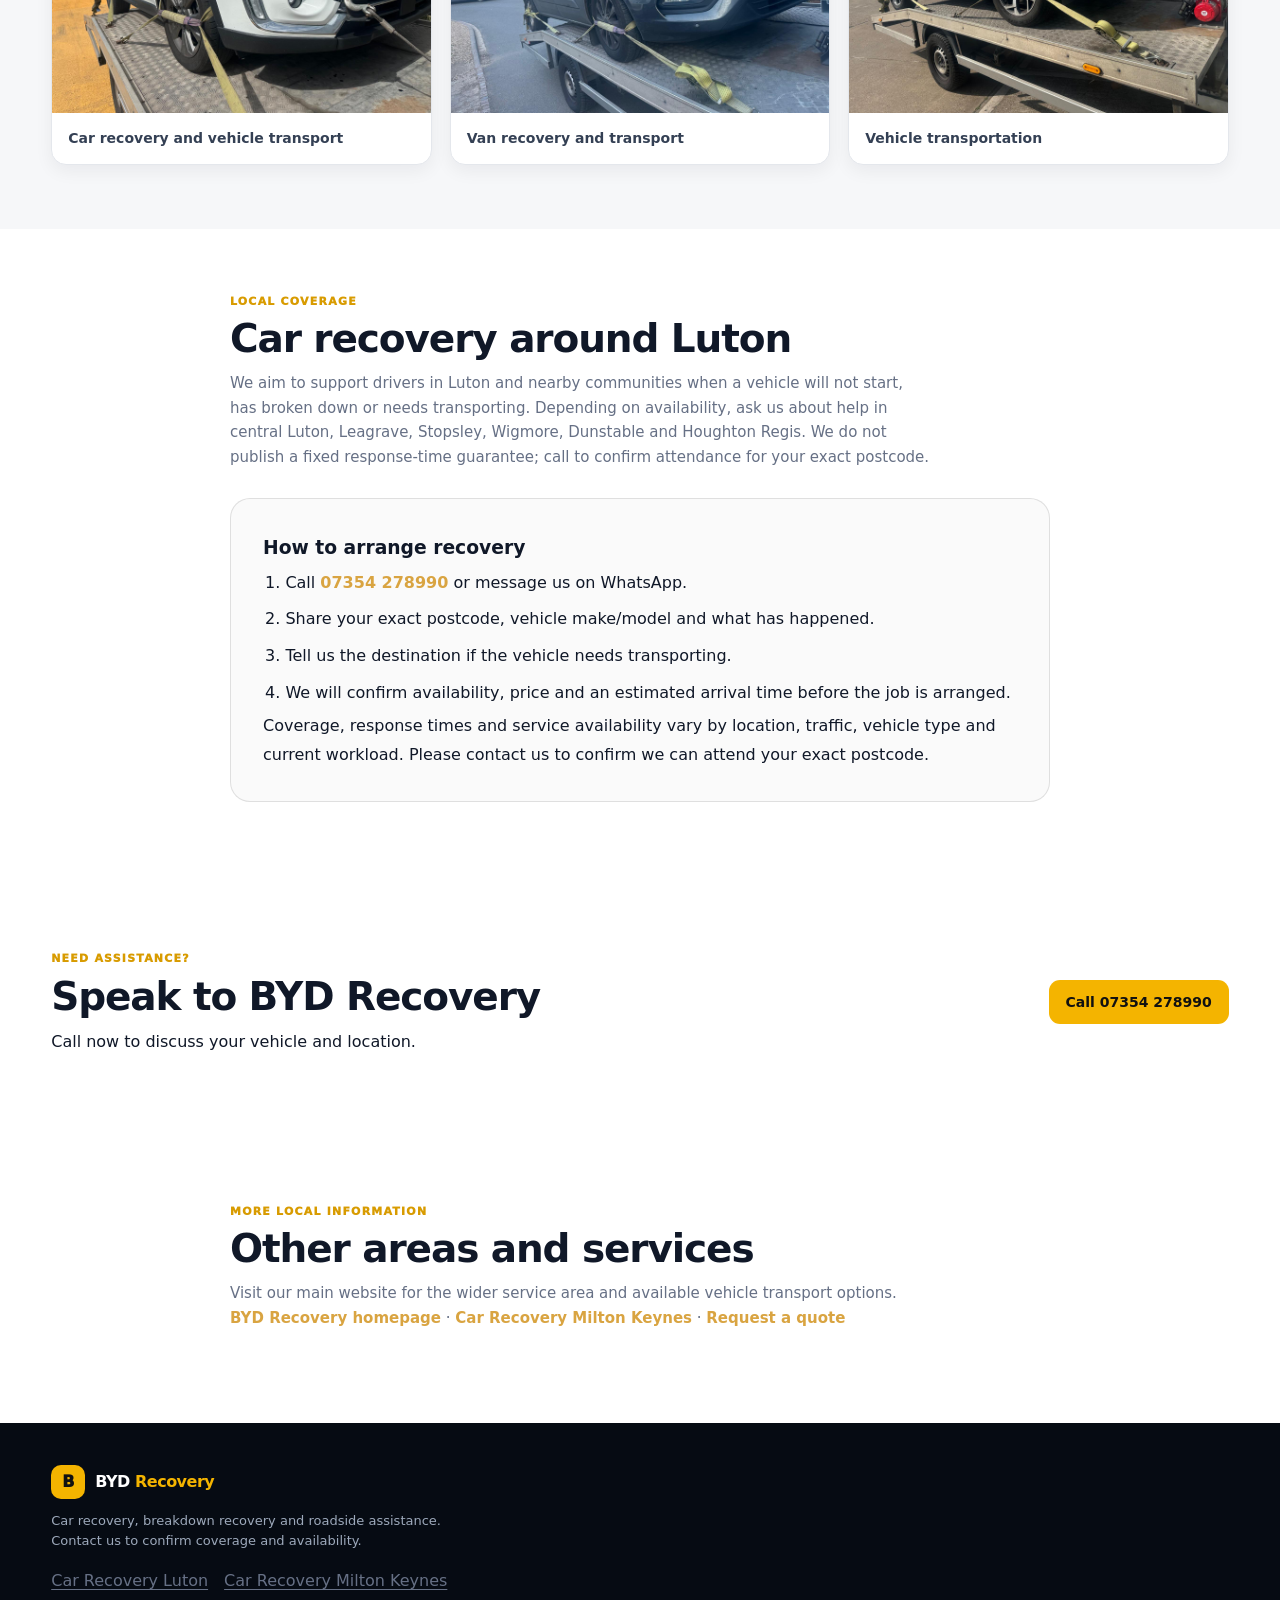
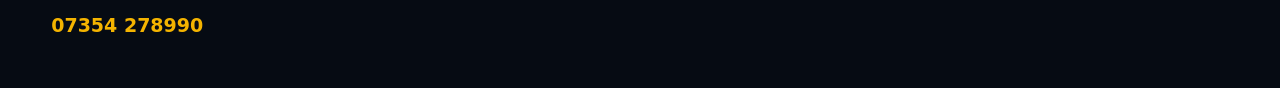
<file: car-recovery-luton.html>
<!DOCTYPE html>
<html lang="en" data-theme="light">
<head>
  <meta charset="UTF-8">
  <meta name="viewport" content="width=device-width, initial-scale=1.0">
  <title>Car Recovery Luton | 24/7 Breakdown Recovery | BYD Recovery</title>
  <meta name="description" content="Need car recovery in Luton? BYD Recovery offers breakdown recovery, roadside assistance, jump starts, battery help and vehicle transport, subject to availability. Call 07354 278990.">
  <meta name="robots" content="index, follow, max-image-preview:large">
  <link rel="canonical" href="https://car-recoveryservices.co.uk/car-recovery-luton.html">
  <meta name="theme-color" content="#0b1220">
  <meta property="og:type" content="website">
  <meta property="og:site_name" content="BYD Recovery">
  <meta property="og:title" content="Car Recovery Luton | 24/7 Breakdown Recovery | BYD Recovery">
  <meta property="og:description" content="Need car recovery in Luton? BYD Recovery offers breakdown recovery, roadside assistance, jump starts, battery help and vehicle transport, subject to availability. Call 07354 278990.">
  <meta property="og:url" content="https://car-recoveryservices.co.uk/car-recovery-luton.html">
  <meta property="og:image" content="https://car-recoveryservices.co.uk/recovery-bmw-hero.jpg">
  <link rel="icon" href="favicon.svg" type="image/svg+xml">
  <link rel="stylesheet" href="style.css">
  <script type="application/ld+json">
  {
    "@context": "https://schema.org",
    "@graph": [
      {
        "@type": "WebPage",
        "@id": "https://car-recoveryservices.co.uk/car-recovery-luton.html#webpage",
        "url": "https://car-recoveryservices.co.uk/car-recovery-luton.html",
        "name": "Car Recovery Luton | 24/7 Breakdown Recovery | BYD Recovery",
        "description": "Need car recovery in Luton? BYD Recovery offers breakdown recovery, roadside assistance, jump starts, battery help and vehicle transport, subject to availability. Call 07354 278990.",
        "isPartOf": {"@id": "https://car-recoveryservices.co.uk/#website"},
        "about": {"@id": "https://car-recoveryservices.co.uk/#organization"}
      },
      {
        "@type": "Service",
        "@id": "https://car-recoveryservices.co.uk/car-recovery-luton.html#service",
        "name": "Car recovery and roadside assistance in Luton",
        "serviceType": ["Car recovery", "Breakdown recovery", "Roadside assistance", "Vehicle transportation"],
        "provider": {
          "@type": "Organization",
          "name": "BYD Recovery",
          "url": "https://car-recoveryservices.co.uk/",
          "telephone": "+447354278990"
        },
        "areaServed": {"@type": "City", "name": "Luton"},
        "url": "https://car-recoveryservices.co.uk/car-recovery-luton.html"
      }
    ]
  }
  </script>
</head>
<body>
  <a class="skip-link" href="#main">Skip to content</a>
  <div class="topbar">
    <div class="container topbar-inner">
      <span>24/7 Recovery • Luton</span>
      <a href="tel:+447354278990">07354 278990</a>
    </div>
  </div>
  <header class="site-header" id="siteHeader">
    <div class="container nav-wrap">
      <a class="logo" href="/" aria-label="BYD Recovery home"><span class="logo-mark" aria-hidden="true">B</span><span>BYD <em>Recovery</em></span></a>
      <div class="nav-actions">
        <button class="theme-toggle" id="themeToggle" type="button" aria-label="Switch colour theme" aria-pressed="false">
          <svg class="sun" viewBox="0 0 24 24" aria-hidden="true"><circle cx="12" cy="12" r="4"/><path d="M12 2v2m0 16v2M4.93 4.93l1.41 1.41m11.32 11.32 1.41 1.41M2 12h2m16 0h2M4.93 19.07l1.41-1.41M17.66 6.34l1.41-1.41"/></svg>
          <svg class="moon" viewBox="0 0 24 24" aria-hidden="true"><path d="M21 12.8A9 9 0 1 1 11.2 3 7 7 0 0 0 21 12.8Z"/></svg>
        </button>
        <button class="menu" id="menuBtn" type="button" aria-label="Open navigation" aria-expanded="false" aria-controls="navlinks"><span></span><span></span><span></span></button>
      </div>
      <nav class="navlinks" id="navlinks" aria-label="Primary navigation">
        <a href="/#services">Services</a><a href="/#coverage">Areas</a>
        <a href="/car-recovery-luton.html">Luton</a><a href="/car-recovery-milton-keynes.html">Milton Keynes</a>
        <a href="/#quote">Get a quote</a><a class="nav-cta" href="tel:+447354278990">Call now</a>
      </nav>
    </div>
  </header>
  <main id="main">
    <section class="hero location-hero">
      <div class="hero-glow" aria-hidden="true"></div>
      <div class="container hero-grid">
        <div class="hero-copy">
          <div class="badge reveal"><span class="dot"></span> Call to confirm availability</div>
          <h1 class="reveal">Car recovery in <span>Luton</span></h1>
          <p class="hero-text reveal">Need help after a breakdown in Luton? Contact BYD Recovery for car recovery, roadside assistance and vehicle transportation. Call with your postcode to confirm availability and get a quote.</p>
          <div class="buttons reveal">
            <a class="btn btn-primary" href="tel:+447354278990">☎ Call 07354 278990</a>
            <a class="btn btn-outline" href="https://wa.me/447354278990" target="_blank" rel="noopener noreferrer">WhatsApp us →</a>
          </div>
          <p class="microcopy reveal">Emergency recovery • Roadside assistance • Vehicle transport</p>
        </div>
        <div class="hero-media reveal">
          <img src="recovery-bmw-hero.jpg" alt="White BMW secured on a flatbed vehicle recovery truck" width="1600" height="1200" fetchpriority="high">
          <div class="hero-card"><span class="status-dot"></span><div><strong>Need help now?</strong><small>Tell us your postcode and vehicle issue.</small></div><a href="tel:+447354278990">Call</a></div>
        </div>
      </div>
    </section>
    <section class="section">
      <div class="container">
        <div class="section-head reveal"><span class="eyebrow">Services in Luton</span><h2>Recovery and roadside help for your situation</h2><p>Tell us where the vehicle is, what has happened and where it needs to go. We will confirm availability and provide a quote before arranging the job.</p></div>
        <div class="feature-grid">
          <article class="feature-card reveal"><div class="feature-icon">24/7</div><h3>Breakdown recovery</h3><p>Recovery for vehicles that will not start, cannot be driven safely or need transporting to a suitable destination.</p><a href="tel:+447354278990">Call for recovery →</a></article>
          <article class="feature-card reveal"><div class="feature-icon">SOS</div><h3>Roadside assistance</h3><p>Ask about jump starts, battery assistance, emergency fuel and wheel or puncture help where available.</p><a href="tel:+447354278990">Check availability →</a></article>
          <article class="feature-card reveal"><div class="feature-icon">UK</div><h3>Vehicle transportation</h3><p>Planned vehicle movements for private customers and the motor trade, subject to vehicle and route requirements.</p><a href="/#quote">Request a transport quote →</a></article>
        </div>
      </div>
    </section>
    <section class="section section-alt photo-section">
      <div class="container">
        <div class="section-head reveal"><span class="eyebrow">Our vehicle recovery work</span><h2>Vehicle recovery and transport</h2><p>Examples of vehicles transported on a recovery truck. Contact us to confirm availability for your location and vehicle.</p></div>
        <div class="photo-grid">
          <figure class="photo-card reveal"><img src="recovery-white-suv.jpg" alt="White Suzuki SUV secured on a flatbed recovery truck" loading="lazy" width="1600" height="1200"><figcaption>Car recovery and vehicle transport</figcaption></figure>
          <figure class="photo-card reveal"><img src="recovery-ford-transit.jpg" alt="Dark Ford Transit van secured on a flatbed recovery truck" loading="lazy" width="1600" height="1200"><figcaption>Van recovery and transport</figcaption></figure>
          <figure class="photo-card reveal"><img src="recovery-kia-suv.jpg" alt="White Kia SUV secured on a flatbed transporter" loading="lazy" width="1600" height="1200"><figcaption>Vehicle transportation</figcaption></figure>
        </div>
      </div>
    </section>
    <section class="section location-detail">
      <div class="container narrow">
        <div class="section-head reveal"><span class="eyebrow">Local coverage</span><h2>Car recovery around Luton</h2><p>We aim to support drivers in Luton and nearby communities when a vehicle will not start, has broken down or needs transporting. Depending on availability, ask us about help in central Luton, Leagrave, Stopsley, Wigmore, Dunstable and Houghton Regis. We do not publish a fixed response-time guarantee; call to confirm attendance for your exact postcode.</p></div>
        <div class="location-copy reveal">
          <h3>How to arrange recovery</h3>
          <ol>
            <li>Call <a href="tel:+447354278990">07354 278990</a> or message us on WhatsApp.</li>
            <li>Share your exact postcode, vehicle make/model and what has happened.</li>
            <li>Tell us the destination if the vehicle needs transporting.</li>
            <li>We will confirm availability, price and an estimated arrival time before the job is arranged.</li>
          </ol>
          <p>Coverage, response times and service availability vary by location, traffic, vehicle type and current workload. Please contact us to confirm we can attend your exact postcode.</p>
        </div>
      </div>
    </section>
    <section class="section location-cta">
      <div class="container quick-help-inner">
        <div><span class="eyebrow">Need assistance?</span><h2>Speak to BYD Recovery</h2><p>Call now to discuss your vehicle and location.</p></div>
        <a class="btn btn-primary" href="tel:+447354278990">Call 07354 278990</a>
      </div>
    </section>
    <section class="section">
      <div class="container narrow">
        <div class="section-head reveal"><span class="eyebrow">More local information</span><h2>Other areas and services</h2><p>Visit our main website for the wider service area and available vehicle transport options.</p><p><a href="/">BYD Recovery homepage</a> · <a href="/car-recovery-milton-keynes.html">Car Recovery Milton Keynes</a> · <a href="/#quote">Request a quote</a></p></div>
      </div>
    </section>
  </main>
  <footer><div class="container footer-grid"><div class="footer-brand"><a class="logo" href="/"><span class="logo-mark">B</span><span>BYD <em>Recovery</em></span></a><p>Car recovery, breakdown recovery and roadside assistance. Contact us to confirm coverage and availability.</p><div class="footer-location-links"><a href="/car-recovery-luton.html">Car Recovery Luton</a><a href="/car-recovery-milton-keynes.html">Car Recovery Milton Keynes</a></div><a class="footer-phone" href="tel:+447354278990">07354 278990</a></div></div></footer>
  <script src="script.js" defer></script>
</body>
</html>
</file>
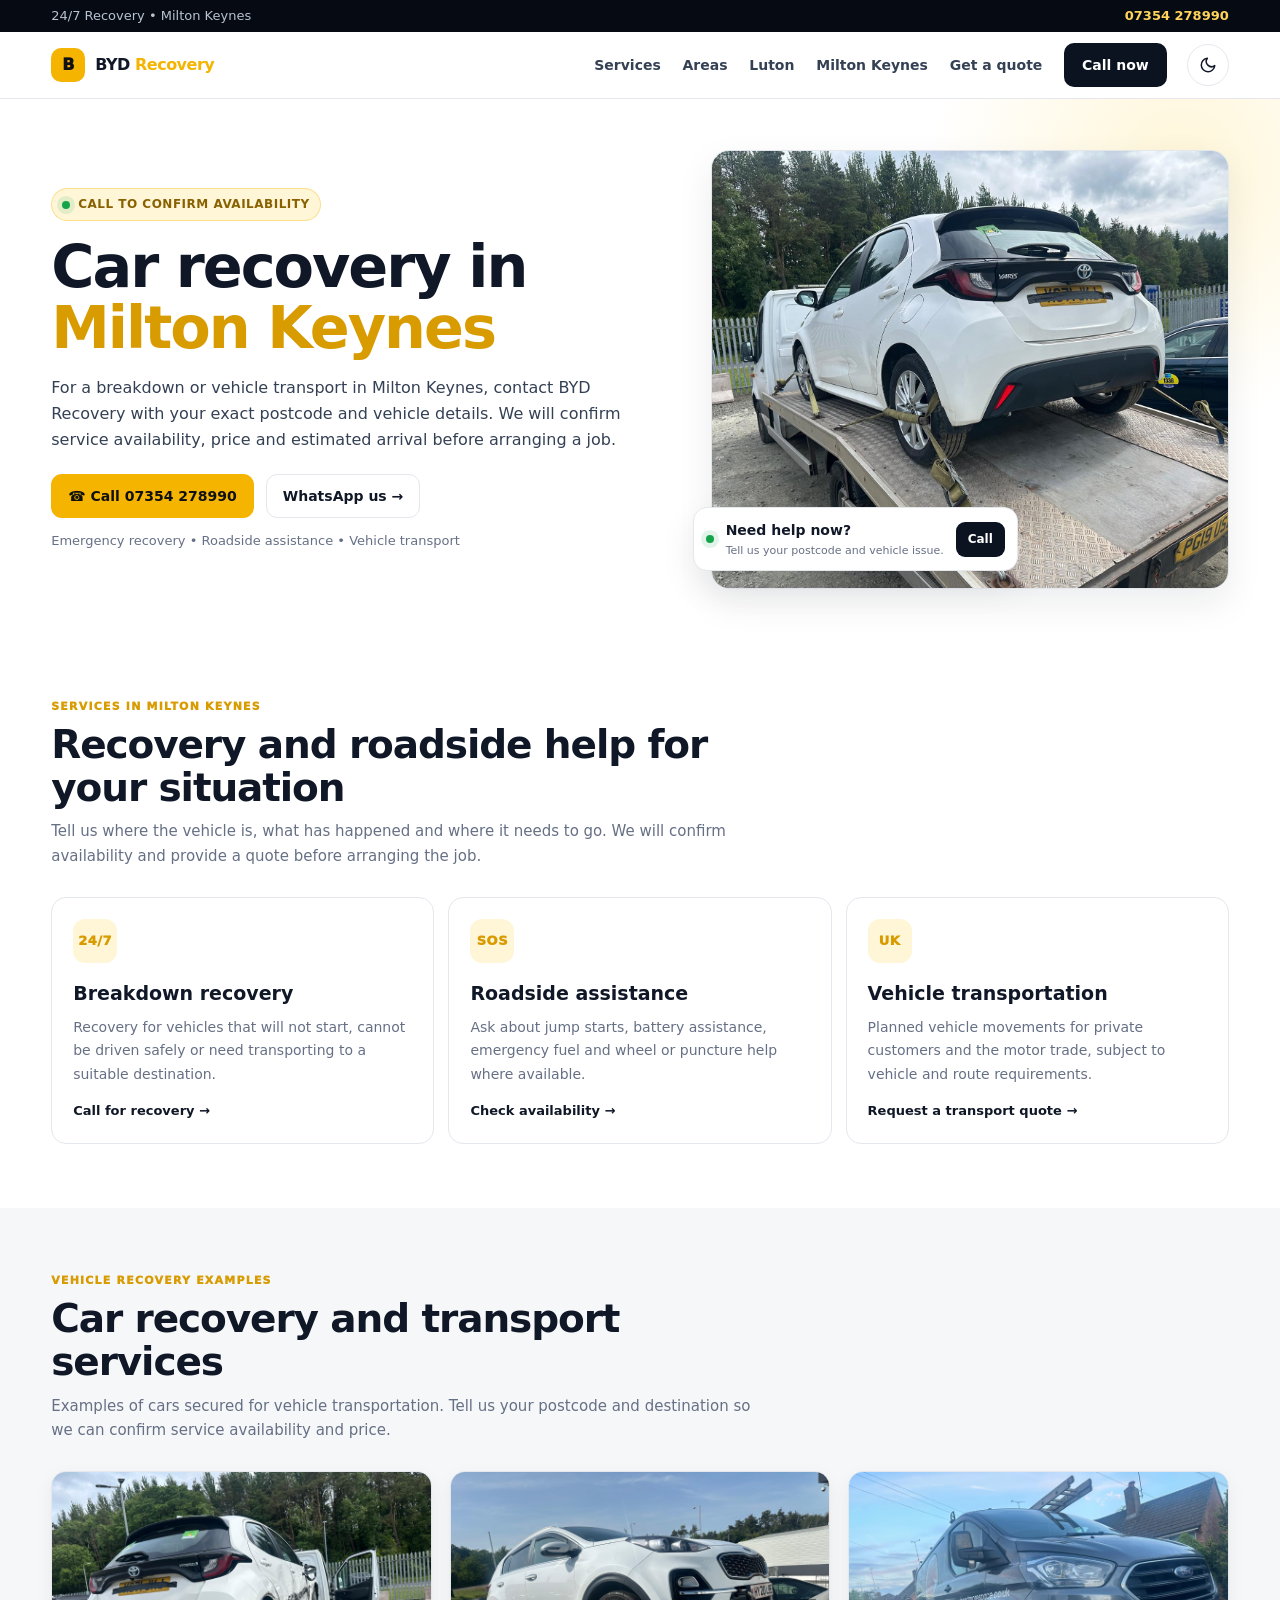
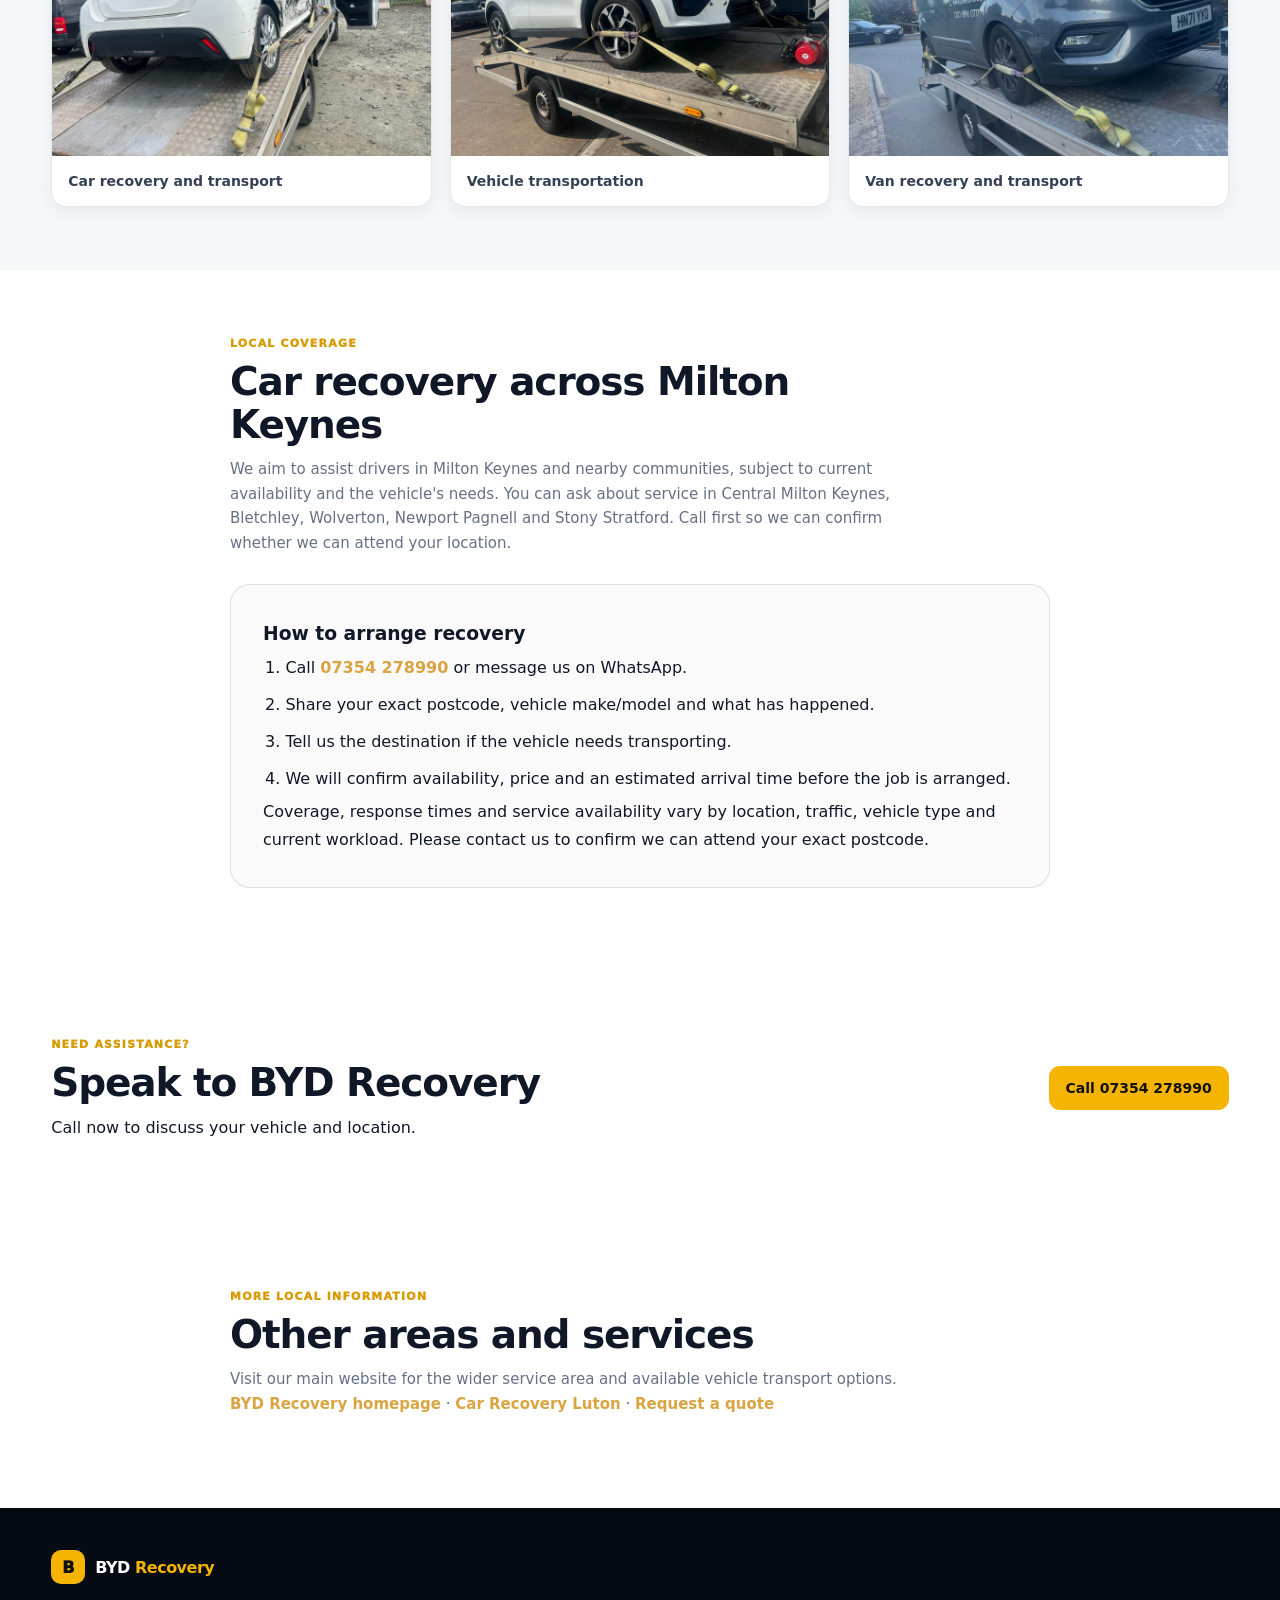
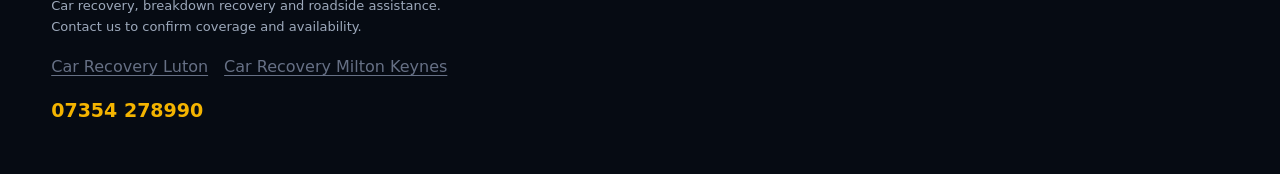
<file: car-recovery-milton-keynes.html>
<!DOCTYPE html>
<html lang="en" data-theme="light">
<head>
  <meta charset="UTF-8">
  <meta name="viewport" content="width=device-width, initial-scale=1.0">
  <title>Car Recovery Milton Keynes | Breakdown & Roadside Help | BYD Recovery</title>
  <meta name="description" content="Looking for car recovery in Milton Keynes? Contact BYD Recovery for breakdown recovery, jump starts, battery assistance, emergency fuel and vehicle transport, subject to availability. Call 07354 278990.">
  <meta name="robots" content="index, follow, max-image-preview:large">
  <link rel="canonical" href="https://car-recoveryservices.co.uk/car-recovery-milton-keynes.html">
  <meta name="theme-color" content="#0b1220">
  <meta property="og:type" content="website">
  <meta property="og:site_name" content="BYD Recovery">
  <meta property="og:title" content="Car Recovery Milton Keynes | Breakdown & Roadside Help | BYD Recovery">
  <meta property="og:description" content="Looking for car recovery in Milton Keynes? Contact BYD Recovery for breakdown recovery, jump starts, battery assistance, emergency fuel and vehicle transport, subject to availability. Call 07354 278990.">
  <meta property="og:url" content="https://car-recoveryservices.co.uk/car-recovery-milton-keynes.html">
  <meta property="og:image" content="https://car-recoveryservices.co.uk/recovery-toyota-yaris-rear.jpg">
  <link rel="icon" href="favicon.svg" type="image/svg+xml">
  <link rel="stylesheet" href="style.css">
  <script type="application/ld+json">
  {
    "@context": "https://schema.org",
    "@graph": [
      {
        "@type": "WebPage",
        "@id": "https://car-recoveryservices.co.uk/car-recovery-milton-keynes.html#webpage",
        "url": "https://car-recoveryservices.co.uk/car-recovery-milton-keynes.html",
        "name": "Car Recovery Milton Keynes | Breakdown & Roadside Help | BYD Recovery",
        "description": "Looking for car recovery in Milton Keynes? Contact BYD Recovery for breakdown recovery, jump starts, battery assistance, emergency fuel and vehicle transport, subject to availability. Call 07354 278990.",
        "isPartOf": {"@id": "https://car-recoveryservices.co.uk/#website"},
        "about": {"@id": "https://car-recoveryservices.co.uk/#organization"}
      },
      {
        "@type": "Service",
        "@id": "https://car-recoveryservices.co.uk/car-recovery-milton-keynes.html#service",
        "name": "Car recovery and roadside assistance in Milton Keynes",
        "serviceType": ["Car recovery", "Breakdown recovery", "Roadside assistance", "Vehicle transportation"],
        "provider": {
          "@type": "Organization",
          "name": "BYD Recovery",
          "url": "https://car-recoveryservices.co.uk/",
          "telephone": "+447354278990"
        },
        "areaServed": {"@type": "City", "name": "Milton Keynes"},
        "url": "https://car-recoveryservices.co.uk/car-recovery-milton-keynes.html"
      }
    ]
  }
  </script>
</head>
<body>
  <a class="skip-link" href="#main">Skip to content</a>
  <div class="topbar">
    <div class="container topbar-inner">
      <span>24/7 Recovery • Milton Keynes</span>
      <a href="tel:+447354278990">07354 278990</a>
    </div>
  </div>
  <header class="site-header" id="siteHeader">
    <div class="container nav-wrap">
      <a class="logo" href="/" aria-label="BYD Recovery home"><span class="logo-mark" aria-hidden="true">B</span><span>BYD <em>Recovery</em></span></a>
      <div class="nav-actions">
        <button class="theme-toggle" id="themeToggle" type="button" aria-label="Switch colour theme" aria-pressed="false">
          <svg class="sun" viewBox="0 0 24 24" aria-hidden="true"><circle cx="12" cy="12" r="4"/><path d="M12 2v2m0 16v2M4.93 4.93l1.41 1.41m11.32 11.32 1.41 1.41M2 12h2m16 0h2M4.93 19.07l1.41-1.41M17.66 6.34l1.41-1.41"/></svg>
          <svg class="moon" viewBox="0 0 24 24" aria-hidden="true"><path d="M21 12.8A9 9 0 1 1 11.2 3 7 7 0 0 0 21 12.8Z"/></svg>
        </button>
        <button class="menu" id="menuBtn" type="button" aria-label="Open navigation" aria-expanded="false" aria-controls="navlinks"><span></span><span></span><span></span></button>
      </div>
      <nav class="navlinks" id="navlinks" aria-label="Primary navigation">
        <a href="/#services">Services</a><a href="/#coverage">Areas</a>
        <a href="/car-recovery-luton.html">Luton</a><a href="/car-recovery-milton-keynes.html">Milton Keynes</a>
        <a href="/#quote">Get a quote</a><a class="nav-cta" href="tel:+447354278990">Call now</a>
      </nav>
    </div>
  </header>
  <main id="main">
    <section class="hero location-hero">
      <div class="hero-glow" aria-hidden="true"></div>
      <div class="container hero-grid">
        <div class="hero-copy">
          <div class="badge reveal"><span class="dot"></span> Call to confirm availability</div>
          <h1 class="reveal">Car recovery in <span>Milton Keynes</span></h1>
          <p class="hero-text reveal">For a breakdown or vehicle transport in Milton Keynes, contact BYD Recovery with your exact postcode and vehicle details. We will confirm service availability, price and estimated arrival before arranging a job.</p>
          <div class="buttons reveal">
            <a class="btn btn-primary" href="tel:+447354278990">☎ Call 07354 278990</a>
            <a class="btn btn-outline" href="https://wa.me/447354278990" target="_blank" rel="noopener noreferrer">WhatsApp us →</a>
          </div>
          <p class="microcopy reveal">Emergency recovery • Roadside assistance • Vehicle transport</p>
        </div>
        <div class="hero-media reveal">
          <img src="recovery-toyota-yaris-rear.jpg" alt="White Toyota Yaris Hybrid secured on a flatbed recovery truck" width="1600" height="1200" fetchpriority="high">
          <div class="hero-card"><span class="status-dot"></span><div><strong>Need help now?</strong><small>Tell us your postcode and vehicle issue.</small></div><a href="tel:+447354278990">Call</a></div>
        </div>
      </div>
    </section>
    <section class="section">
      <div class="container">
        <div class="section-head reveal"><span class="eyebrow">Services in Milton Keynes</span><h2>Recovery and roadside help for your situation</h2><p>Tell us where the vehicle is, what has happened and where it needs to go. We will confirm availability and provide a quote before arranging the job.</p></div>
        <div class="feature-grid">
          <article class="feature-card reveal"><div class="feature-icon">24/7</div><h3>Breakdown recovery</h3><p>Recovery for vehicles that will not start, cannot be driven safely or need transporting to a suitable destination.</p><a href="tel:+447354278990">Call for recovery →</a></article>
          <article class="feature-card reveal"><div class="feature-icon">SOS</div><h3>Roadside assistance</h3><p>Ask about jump starts, battery assistance, emergency fuel and wheel or puncture help where available.</p><a href="tel:+447354278990">Check availability →</a></article>
          <article class="feature-card reveal"><div class="feature-icon">UK</div><h3>Vehicle transportation</h3><p>Planned vehicle movements for private customers and the motor trade, subject to vehicle and route requirements.</p><a href="/#quote">Request a transport quote →</a></article>
        </div>
      </div>
    </section>
    <section class="section section-alt photo-section">
      <div class="container">
        <div class="section-head reveal"><span class="eyebrow">Vehicle recovery examples</span><h2>Car recovery and transport services</h2><p>Examples of cars secured for vehicle transportation. Tell us your postcode and destination so we can confirm service availability and price.</p></div>
        <div class="photo-grid">
          <figure class="photo-card reveal"><img src="recovery-toyota-yaris-damaged.jpg" alt="White Toyota Yaris with side damage secured for vehicle transport" loading="lazy" width="1600" height="1200"><figcaption>Car recovery and transport</figcaption></figure>
          <figure class="photo-card reveal"><img src="recovery-kia-suv.jpg" alt="White Kia SUV secured on a flatbed transporter" loading="lazy" width="1600" height="1200"><figcaption>Vehicle transportation</figcaption></figure>
          <figure class="photo-card reveal"><img src="recovery-ford-transit.jpg" alt="Dark Ford Transit van secured on a flatbed recovery truck" loading="lazy" width="1600" height="1200"><figcaption>Van recovery and transport</figcaption></figure>
        </div>
      </div>
    </section>
    <section class="section location-detail">
      <div class="container narrow">
        <div class="section-head reveal"><span class="eyebrow">Local coverage</span><h2>Car recovery across Milton Keynes</h2><p>We aim to assist drivers in Milton Keynes and nearby communities, subject to current availability and the vehicle's needs. You can ask about service in Central Milton Keynes, Bletchley, Wolverton, Newport Pagnell and Stony Stratford. Call first so we can confirm whether we can attend your location.</p></div>
        <div class="location-copy reveal">
          <h3>How to arrange recovery</h3>
          <ol>
            <li>Call <a href="tel:+447354278990">07354 278990</a> or message us on WhatsApp.</li>
            <li>Share your exact postcode, vehicle make/model and what has happened.</li>
            <li>Tell us the destination if the vehicle needs transporting.</li>
            <li>We will confirm availability, price and an estimated arrival time before the job is arranged.</li>
          </ol>
          <p>Coverage, response times and service availability vary by location, traffic, vehicle type and current workload. Please contact us to confirm we can attend your exact postcode.</p>
        </div>
      </div>
    </section>
    <section class="section location-cta">
      <div class="container quick-help-inner">
        <div><span class="eyebrow">Need assistance?</span><h2>Speak to BYD Recovery</h2><p>Call now to discuss your vehicle and location.</p></div>
        <a class="btn btn-primary" href="tel:+447354278990">Call 07354 278990</a>
      </div>
    </section>
    <section class="section">
      <div class="container narrow">
        <div class="section-head reveal"><span class="eyebrow">More local information</span><h2>Other areas and services</h2><p>Visit our main website for the wider service area and available vehicle transport options.</p><p><a href="/">BYD Recovery homepage</a> · <a href="/car-recovery-luton.html">Car Recovery Luton</a> · <a href="/#quote">Request a quote</a></p></div>
      </div>
    </section>
  </main>
  <footer><div class="container footer-grid"><div class="footer-brand"><a class="logo" href="/"><span class="logo-mark">B</span><span>BYD <em>Recovery</em></span></a><p>Car recovery, breakdown recovery and roadside assistance. Contact us to confirm coverage and availability.</p><div class="footer-location-links"><a href="/car-recovery-luton.html">Car Recovery Luton</a><a href="/car-recovery-milton-keynes.html">Car Recovery Milton Keynes</a></div><a class="footer-phone" href="tel:+447354278990">07354 278990</a></div></div></footer>
  <script src="script.js" defer></script>
</body>
</html>
</file>
<file: style.css>
/* BYD Recovery — finished static site stylesheet */
:root{
  --bg:#fff;--surface:#fff;--surface-2:#f6f7f9;--surface-3:#eef1f4;
  --text:#101828;--text-2:#344054;--muted:#667085;--line:#e4e7ec;
  --brand:#f4b400;--brand-strong:#d89b00;--brand-soft:#fff6d8;
  --dark:#0b1220;--dark-2:#111b2d;--dark-3:#172338;
  --success:#16a34a;--danger:#dc2626;
  --radius:18px;--radius-sm:12px;--max:1180px;
  --shadow:0 18px 50px rgba(16,24,40,.09);--shadow-sm:0 8px 25px rgba(16,24,40,.07);
}
html[data-theme=dark]{
  --bg:#08101d;--surface:#101b2c;--surface-2:#0d1726;--surface-3:#172338;
  --text:#f4f7fb;--text-2:#d0d5dd;--muted:#98a2b3;--line:#243247;
  --brand:#f7c331;--brand-strong:#ffd45b;--brand-soft:rgba(247,195,49,.12);
  --shadow:0 20px 55px rgba(0,0,0,.35);--shadow-sm:0 10px 30px rgba(0,0,0,.25);
}
*{box-sizing:border-box;margin:0;padding:0}
html{scroll-behavior:smooth;scroll-padding-top:90px}
body{font-family:Inter,ui-sans-serif,system-ui,-apple-system,BlinkMacSystemFont,"Segoe UI",Roboto,Arial,sans-serif;background:var(--bg);color:var(--text);line-height:1.6;font-size:16px;overflow-x:hidden;-webkit-font-smoothing:antialiased;transition:background .25s,color .25s}
body.menu-open{overflow:hidden}
img{display:block;max-width:100%}
a{color:inherit;text-decoration:none}
button,input,select,textarea{font:inherit}
button{cursor:pointer}
.container{width:min(92%,var(--max));margin-inline:auto}
.narrow{max-width:820px}
.skip-link{position:fixed;left:16px;top:-60px;z-index:9999;background:var(--brand);color:#111;padding:10px 14px;border-radius:8px;font-weight:800}
.skip-link:focus{top:16px}
.topbar{background:#060b13;color:#b9c2d0;font-size:13px}
.topbar-inner{min-height:38px;display:flex;justify-content:space-between;align-items:center;gap:20px}
.topbar a{color:#ffd45b;font-weight:800}
.site-header{position:sticky;top:0;z-index:1000;background:color-mix(in srgb,var(--bg) 90%,transparent);border-bottom:1px solid var(--line);backdrop-filter:blur(16px);-webkit-backdrop-filter:blur(16px)}
.nav-wrap{min-height:76px;display:flex;align-items:center;gap:28px}
.logo{display:inline-flex;align-items:center;gap:10px;font-weight:900;letter-spacing:-.5px;white-space:nowrap}
.logo-mark{width:34px;height:34px;display:grid;place-items:center;border-radius:10px;background:var(--brand);color:#111;font-weight:950}
.logo em{color:var(--brand);font-style:normal}
.navlinks{display:flex;align-items:center;gap:28px;margin-left:auto}
.navlinks>a:not(.nav-cta){font-size:14px;font-weight:700;color:var(--text-2);position:relative}
.navlinks>a:not(.nav-cta):after{content:"";position:absolute;left:0;right:100%;bottom:-7px;height:2px;background:var(--brand);transition:right .2s}
.navlinks>a:not(.nav-cta):hover{color:var(--text)}
.navlinks>a:not(.nav-cta):hover:after{right:0}
.nav-cta{padding:11px 18px;background:var(--dark);color:#fff!important;border-radius:10px;font-weight:800;font-size:14px;transition:.2s}
html[data-theme=dark] .nav-cta{background:var(--brand);color:#111!important}
.nav-cta:hover{transform:translateY(-2px);box-shadow:var(--shadow-sm)}
.nav-actions{display:flex;align-items:center;gap:10px;order:3}
.theme-toggle,.menu{width:42px;height:42px;border:1px solid var(--line);background:var(--surface);color:var(--text);border-radius:50%;display:grid;place-items:center}
.theme-toggle svg{width:18px;height:18px;fill:none;stroke:currentColor;stroke-width:2;stroke-linecap:round;stroke-linejoin:round}
.theme-toggle .sun{display:none}
html[data-theme=dark] .theme-toggle .sun{display:block}
html[data-theme=dark] .theme-toggle .moon{display:none}
.menu{display:none;border-radius:10px;gap:4px;padding:9px}
.menu span{width:19px;height:2px;background:currentColor;border-radius:3px;transition:.2s}
.hero{position:relative;padding:92px 0 76px;overflow:hidden;background:var(--bg)}
.hero-glow{position:absolute;width:520px;height:520px;right:-160px;top:-190px;border-radius:50%;background:radial-gradient(circle,var(--brand-soft),transparent 68%);pointer-events:none}
.hero-grid{display:grid;grid-template-columns:minmax(0,1.05fr) minmax(380px,.95fr);gap:70px;align-items:center}
.hero-copy{position:relative;z-index:1}
.badge{display:inline-flex;align-items:center;gap:8px;padding:7px 12px;background:var(--brand-soft);color:#8a6100;border:1px solid color-mix(in srgb,var(--brand) 35%,transparent);border-radius:999px;font-size:12px;font-weight:900;letter-spacing:.5px;text-transform:uppercase;margin-bottom:22px}
html[data-theme=dark] .badge{color:#ffd45b}
.dot,.status-dot{width:8px;height:8px;border-radius:50%;background:var(--success);box-shadow:0 0 0 5px rgba(22,163,74,.12)}
h1{font-size:clamp(42px,5.6vw,68px);line-height:1.02;letter-spacing:-2.7px;max-width:760px;margin-bottom:24px}
h1 span{color:var(--brand-strong)}
.hero-text{font-size:18px;line-height:1.7;color:var(--text-2);max-width:650px;margin-bottom:30px}
.buttons{display:flex;flex-wrap:wrap;gap:12px}
.btn{display:inline-flex;justify-content:center;align-items:center;gap:9px;min-height:48px;padding:0 19px;border-radius:11px;border:1px solid transparent;font-size:14px;font-weight:850;transition:transform .2s,box-shadow .2s,background .2s,border-color .2s}
.btn:hover{transform:translateY(-2px)}
.btn-primary{background:var(--brand);color:#111}
.btn-primary:hover{background:var(--brand-strong);box-shadow:var(--shadow-sm)}
.btn-outline{background:var(--surface);border-color:var(--line);color:var(--text)}
.btn-outline:hover{border-color:var(--brand);box-shadow:var(--shadow-sm)}
.microcopy{font-size:13px;color:var(--muted);margin-top:18px}
.fineprint{font-size:11px;color:var(--muted);margin-top:3px}
.trust{display:grid;grid-template-columns:repeat(3,1fr);max-width:650px;margin-top:36px;border-top:1px solid var(--line);padding-top:23px}
.trust div{padding-right:18px;border-right:1px solid var(--line)}
.trust div:last-child{border-right:0;padding-left:18px}
.trust div:nth-child(2){padding-left:18px}
.trust strong{display:block;font-size:16px}
.trust small{display:block;color:var(--muted);font-size:12px;margin-top:2px}
.hero-media{position:relative}
.hero-media>img{width:100%;aspect-ratio:1.03/1;object-fit:cover;border-radius:24px;box-shadow:var(--shadow);border:1px solid var(--line)}
.hero-card{position:absolute;left:-28px;bottom:28px;display:flex;align-items:center;gap:12px;background:var(--surface);border:1px solid var(--line);border-radius:14px;padding:14px 15px;box-shadow:var(--shadow);min-width:270px}
.status-dot{display:block;flex:none}
.hero-card strong{display:block;font-size:14px}
.hero-card small{display:block;color:var(--muted);font-size:11px}
.hero-card>a{margin-left:auto;background:var(--dark);color:#fff;border-radius:9px;padding:8px 12px;font-size:12px;font-weight:900}
html[data-theme=dark] .hero-card>a{background:var(--brand);color:#111}
.quick-help{background:var(--dark);color:#fff}
.quick-help-inner{display:flex;align-items:center;justify-content:space-between;gap:30px;padding:27px 0}
.quick-help .eyebrow{color:var(--brand)}
.quick-help h2{font-size:25px;margin:0;color:#fff}
.section{padding:100px 0}
.section-alt{background:var(--surface-2)}
.section-dark{background:var(--dark);color:#fff}
.section-head{max-width:700px;margin-bottom:48px}
.eyebrow{display:block;color:var(--brand-strong);font-size:11px;font-weight:950;letter-spacing:1.5px;text-transform:uppercase;margin-bottom:11px}
h2{font-size:clamp(30px,4vw,45px);line-height:1.1;letter-spacing:-1.5px;margin-bottom:15px}
.section-head p,.lead{color:var(--muted);font-size:16px}
.section-dark h2{color:#fff}
.section-dark .section-head p{color:#aeb9c9}
.feature-grid{display:grid;grid-template-columns:repeat(3,1fr);gap:18px}
.feature-card,.card{background:var(--surface);border:1px solid var(--line);border-radius:var(--radius);padding:28px;transition:.25s}
.feature-card:hover,.card:hover,.area-card:hover{transform:translateY(-4px);box-shadow:var(--shadow);border-color:color-mix(in srgb,var(--brand) 45%,var(--line))}
.feature-icon{width:54px;height:54px;display:grid;place-items:center;border-radius:14px;background:var(--brand-soft);color:var(--brand-strong);font-size:13px;font-weight:950;letter-spacing:.5px;margin-bottom:24px}
.feature-card h3,.card h3,.step h3{font-size:19px;margin-bottom:8px}
.feature-card p,.card p,.step p{color:var(--muted);font-size:14px;line-height:1.65}
.feature-card a{display:inline-flex;gap:8px;margin-top:22px;font-size:13px;font-weight:900;color:var(--text)}
.feature-card a span{color:var(--brand-strong)}
.split{display:grid;grid-template-columns:1fr 1fr;gap:80px;align-items:center}
.image-panel{position:relative}
.image-panel img{width:100%;aspect-ratio:1.12/1;object-fit:cover;border-radius:22px;box-shadow:var(--shadow)}
.image-badge{position:absolute;left:22px;right:22px;bottom:22px;background:rgba(255,255,255,.94);color:#111;padding:16px 18px;border-radius:13px;backdrop-filter:blur(10px)}
.image-badge strong{display:block;font-size:20px;color:#a76f00}
.image-badge span{font-size:12px;color:#475467}
html[data-theme=dark] .image-badge{background:rgba(16,27,44,.94);color:#fff}
html[data-theme=dark] .image-badge span{color:#cbd5e1}
.checks{list-style:none;display:grid;gap:12px;margin:25px 0 30px}
.checks li{position:relative;padding-left:29px;color:var(--text-2);font-size:14px}
.checks li:before{content:"✓";position:absolute;left:0;top:1px;width:19px;height:19px;display:grid;place-items:center;background:var(--brand-soft);color:#936600;border-radius:50%;font-weight:950;font-size:11px}
.card-grid{display:grid;grid-template-columns:repeat(4,1fr);gap:16px}
.card{padding:24px}
.card-icon{display:inline-grid;place-items:center;width:35px;height:35px;border-radius:10px;background:var(--brand-soft);color:#966700;font-size:11px;font-weight:950;margin-bottom:20px}
.steps-grid{display:grid;grid-template-columns:repeat(4,1fr);gap:15px}
.step{padding:24px;border:1px solid rgba(255,255,255,.1);border-radius:16px;background:rgba(255,255,255,.035)}
.step>span{display:grid;place-items:center;width:35px;height:35px;border-radius:10px;background:var(--brand);color:#111;font-size:11px;font-weight:950;margin-bottom:20px}
.step h3{color:#fff}
.step p{color:#aeb9c9}
.vehicle-grid{display:grid;grid-template-columns:repeat(5,1fr);gap:12px}
.vehicle-pill{padding:17px 14px;border:1px solid var(--line);background:var(--surface);border-radius:13px;text-align:center;font-size:13px;font-weight:800;transition:.2s}
.vehicle-pill:hover{border-color:var(--brand);transform:translateY(-2px)}
.coverage{background:linear-gradient(135deg,var(--dark),#101d31);color:#fff}
.coverage h2{color:#fff}
.coverage .section-head p{color:#b6c0cf}
.area-grid{display:grid;grid-template-columns:repeat(3,1fr);gap:16px}
.area-card{border:1px solid rgba(255,255,255,.12);background:rgba(255,255,255,.04);border-radius:17px;padding:26px;transition:.25s}
.area-card span{font-size:10px;font-weight:950;letter-spacing:1.3px;color:var(--brand)}
.area-card h3{font-size:18px;margin:12px 0 7px}
.area-card p{color:#aeb9c9;font-size:14px}
.trade-note{margin-top:12px;color:var(--text)!important}
.review-placeholder{border:1px dashed var(--line);background:var(--surface-2);border-radius:18px;padding:34px;max-width:800px}
.stars{color:var(--brand);letter-spacing:3px;font-size:20px;margin-bottom:13px}
.review-placeholder h3{font-size:22px;margin-bottom:8px}
.review-placeholder p{color:var(--muted);max-width:680px;margin-bottom:22px;font-size:14px}
.quote-section{background:var(--surface-2)}
.quote-layout{display:grid;grid-template-columns:.82fr 1.18fr;gap:65px;align-items:start}
.quote-copy{padding-top:15px}
.contact-list{display:grid;gap:11px;margin-top:30px}
.contact-item{display:flex;align-items:center;gap:13px;padding:14px;border:1px solid var(--line);background:var(--surface);border-radius:13px}
.contact-item>span{width:39px;height:39px;display:grid;place-items:center;border-radius:10px;background:var(--brand-soft);color:#966700;font-size:12px;font-weight:950;flex:none}
.contact-item strong{display:block;font-size:14px}
.contact-item small{display:block;color:var(--muted);font-size:11px;margin-top:2px}
.quote-form{background:var(--surface);border:1px solid var(--line);border-radius:20px;padding:30px;box-shadow:var(--shadow-sm)}
.form-heading{margin-bottom:22px}
.form-heading h3{font-size:24px;margin-bottom:3px}
.form-heading p{color:var(--muted);font-size:12px}
.form-grid{display:grid;grid-template-columns:1fr 1fr;gap:16px}
.form-group{display:grid;gap:7px}
.form-group.full{grid-column:1/-1}
.form-group label{font-size:12px;font-weight:800;color:var(--text-2)}
.form-group input,.form-group select,.form-group textarea{width:100%;border:1px solid var(--line);background:var(--surface-2);color:var(--text);border-radius:10px;padding:12px 13px;outline:none;transition:border-color .2s,box-shadow .2s}
.form-group textarea{resize:vertical;min-height:105px}
.form-group input:focus,.form-group select:focus,.form-group textarea:focus{border-color:var(--brand);box-shadow:0 0 0 3px var(--brand-soft)}
.honeypot{position:absolute;left:-9999px}
.consent{display:flex;gap:9px;align-items:flex-start;margin:18px 0;color:var(--muted);font-size:11px}
.consent input{margin-top:3px;accent-color:var(--brand)}
.submit-btn{width:100%;border:0}
.form-note{font-size:11px;color:var(--muted);margin-top:11px;text-align:center}
.form-note a{font-weight:900;color:var(--text)}
.form-status{display:none;margin-top:12px;padding:10px;border-radius:9px;font-size:12px}
.form-status.show{display:block;background:var(--brand-soft);color:#6f4d00}
.form-status.error{background:#fee2e2;color:#991b1b}
.faq details{border-top:1px solid var(--line);padding:20px 0}
.faq details:last-child{border-bottom:1px solid var(--line)}
.faq summary{list-style:none;cursor:pointer;font-weight:850;font-size:15px;display:flex;justify-content:space-between;gap:20px}
.faq summary::-webkit-details-marker{display:none}
.faq summary:after{content:"+";color:var(--brand-strong);font-size:22px;line-height:1}
.faq details[open] summary:after{content:"−"}
.faq details p{color:var(--muted);font-size:14px;max-width:720px;padding-top:11px}
footer{background:#060b13;color:#9da9bb;padding:65px 0 25px}
.footer-grid{display:grid;grid-template-columns:1.5fr 1fr 1fr;gap:60px;padding-bottom:45px}
.footer-brand p{max-width:390px;font-size:13px;margin:17px 0}
.footer-phone{color:var(--brand);font-size:19px;font-weight:900}
footer .logo{color:#fff}
footer h3{font-size:12px;color:#fff;text-transform:uppercase;letter-spacing:1.1px;margin-bottom:17px}
footer .footer-grid>div:not(.footer-brand) a{display:block;font-size:13px;margin:9px 0}
footer a:hover{color:var(--brand)}
.footer-bottom{border-top:1px solid rgba(255,255,255,.1);padding-top:20px;display:flex;justify-content:space-between;gap:20px;font-size:11px}
.footer-bottom a{color:var(--brand)}
.floating-actions{position:fixed;right:18px;bottom:18px;z-index:900;display:flex;flex-direction:column;gap:9px}
.float-btn{width:48px;height:48px;display:grid;place-items:center;border-radius:50%;box-shadow:0 10px 28px rgba(0,0,0,.22);font-weight:950}
.float-btn.whatsapp{background:#25d366;color:#fff}
.float-btn.phone{background:var(--brand);color:#111}
.reveal{opacity:0;transform:translateY(18px);transition:opacity .65s ease,transform .65s ease}
.reveal.is-visible{opacity:1;transform:none}
@media (prefers-reduced-motion:reduce){
  html{scroll-behavior:auto}.reveal{opacity:1;transform:none;transition:none}.hero-media>img,.btn,.feature-card,.card,.area-card,.vehicle-pill{transition:none}
}
@media (max-width:1000px){
  .hero-grid{grid-template-columns:1fr;gap:42px}.hero-media{max-width:720px}.hero-media>img{aspect-ratio:16/10}
  .hero-card{left:18px}.card-grid{grid-template-columns:repeat(2,1fr)}.steps-grid{grid-template-columns:repeat(2,1fr)}
  .vehicle-grid{grid-template-columns:repeat(3,1fr)}.quote-layout{grid-template-columns:1fr;gap:40px}.split{gap:45px}
}
@media (max-width:780px){
  .topbar-inner{justify-content:center}.topbar-inner>a{display:none}
  .nav-wrap{min-height:68px;justify-content:space-between}.nav-actions{margin-left:auto}.menu{display:grid}
  .navlinks{position:fixed;top:68px;left:0;right:0;background:var(--surface);border-bottom:1px solid var(--line);padding:18px 4%;display:none;flex-direction:column;align-items:stretch;gap:4px;box-shadow:var(--shadow)}
  .navlinks.open{display:flex}.navlinks>a:not(.nav-cta){padding:13px 8px}.navlinks>a:not(.nav-cta):after{display:none}.nav-cta{text-align:center;margin-top:6px}
  .hero{padding:70px 0 60px}.hero-grid{gap:30px}h1{font-size:clamp(39px,11vw,58px);letter-spacing:-2px}.hero-text{font-size:16px}
  .trust{margin-top:28px}.section{padding:76px 0}.feature-grid,.area-grid{grid-template-columns:1fr}.split{grid-template-columns:1fr}.image-panel{order:2}.image-panel img{aspect-ratio:1.25/1}
  .vehicle-grid{grid-template-columns:repeat(2,1fr)}.footer-grid{grid-template-columns:1fr 1fr;gap:35px}.footer-brand{grid-column:1/-1}
}
@media (max-width:560px){
  .container{width:min(92%,var(--max))}.topbar{font-size:11px}.hero-media>img{aspect-ratio:1/1}.hero-card{position:relative;left:auto;bottom:auto;margin:-35px 15px 0;z-index:2;min-width:0}
  .trust{grid-template-columns:1fr;gap:14px}.trust div,.trust div:nth-child(2),.trust div:last-child{padding:0;border-right:0}.buttons{flex-direction:column}.btn{width:100%}
  .card-grid,.steps-grid,.form-grid{grid-template-columns:1fr}.form-group.full{grid-column:auto}.quote-form{padding:22px}
  .footer-grid{grid-template-columns:1fr}.footer-bottom{flex-direction:column}.floating-actions{right:13px;bottom:13px}
}


/* Local SEO location-page components */
.location-section { position: relative; overflow: hidden; }
.location-grid { margin-top: 1.5rem; }
.location-note { max-width: 850px; margin: 1.5rem auto 0; color: var(--muted, #64748b); text-align: center; line-height: 1.75; }
.location-note a, .location-copy a, .section-head a { color: var(--accent, #d9a441); font-weight: 700; text-underline-offset: 3px; }
.location-hero { isolation: isolate; }
.location-detail { background: var(--surface, rgba(127,127,127,.04)); }
.location-copy { max-width: 820px; margin: 0 auto; padding: clamp(1.25rem, 3vw, 2rem); border: 1px solid var(--border, rgba(127,127,127,.22)); border-radius: 1.25rem; background: var(--card, rgba(127,127,127,.04)); line-height: 1.8; }
.location-copy h3 { margin-top: 0; }
.location-copy ol { padding-left: 1.4rem; }
.location-copy li { padding: .25rem 0; }
.location-cta { padding-top: 1rem; }
.footer-location-links { display: flex; flex-wrap: wrap; gap: .65rem 1rem; margin: 1rem 0; }
.footer-location-links a { color: var(--muted, #64748b); text-decoration: underline; text-underline-offset: 3px; }
.location-section .feature-card, .location-grid .feature-card { transition: transform .25s ease, box-shadow .25s ease; }
.location-section .feature-card:hover, .location-grid .feature-card:hover { transform: translateY(-5px); }
@media (max-width: 700px) {
  .location-copy { padding: 1.1rem; }
  .footer-location-links { flex-direction: column; align-items: flex-start; }
}
@media (prefers-reduced-motion: reduce) {
  .location-section .feature-card, .location-grid .feature-card { transition: none; }
  .location-section .feature-card:hover, .location-grid .feature-card:hover { transform: none; }
}

/* Local-page recovery photo galleries */
.photo-grid{display:grid;grid-template-columns:repeat(3,minmax(0,1fr));gap:18px}
.photo-card{overflow:hidden;background:var(--surface);border:1px solid var(--line);border-radius:var(--radius);box-shadow:var(--shadow-sm)}
.photo-card img{width:100%;aspect-ratio:4/3;object-fit:cover}
.photo-card figcaption{padding:14px 16px;color:var(--text-2);font-size:14px;font-weight:750}
@media(max-width:760px){.photo-grid{grid-template-columns:1fr;gap:14px}.photo-card img{aspect-ratio:16/10}}

/* Compact visual refresh — shared by the homepage and every location page. */
:root{--max:1200px;--radius:15px;--shadow:0 14px 36px rgba(16,24,40,.08);--shadow-sm:0 6px 18px rgba(16,24,40,.06)}
.container{width:min(92%,var(--max))}
.topbar-inner{min-height:32px}
.nav-wrap{min-height:66px;gap:20px}
.navlinks{gap:clamp(12px,1.7vw,24px)}
.hero{padding:clamp(34px,4vw,54px) 0 clamp(30px,3.5vw,46px)}
.hero-grid{grid-template-columns:minmax(0,1.08fr) minmax(320px,.92fr);gap:clamp(28px,4vw,52px)}
.badge{margin-bottom:15px;padding:6px 10px}
h1{font-size:clamp(38px,4.6vw,60px);line-height:1.04;letter-spacing:-2px;margin-bottom:16px}
.hero-text{font-size:16px;line-height:1.65;margin-bottom:20px;max-width:610px}
.btn{min-height:44px;padding-inline:16px}
.microcopy{margin-top:13px}
.trust{margin-top:24px;padding-top:16px}
.hero-media>img{aspect-ratio:1.18/1;border-radius:18px;object-position:center}
.hero-card{left:-18px;bottom:18px;padding:11px 12px;min-width:245px}
.quick-help-inner{padding:20px 0;gap:20px}
.quick-help h2{font-size:clamp(20px,2.4vw,25px)}
.section{padding:clamp(42px,5.2vw,64px) 0}
.section-head{margin-bottom:28px}
.eyebrow{margin-bottom:8px;letter-spacing:1.2px}
h2{font-size:clamp(27px,3.2vw,39px);letter-spacing:-1.1px;margin-bottom:10px}
.section-head p,.lead{font-size:15px;line-height:1.65}
.feature-grid,.area-grid{gap:14px}
.feature-card,.card{padding:21px}
.feature-icon{width:44px;height:44px;border-radius:12px;margin-bottom:15px}
.feature-card a{margin-top:15px}
.split{gap:clamp(28px,4vw,52px)}
.image-panel img{border-radius:17px;aspect-ratio:1.2/1}
.checks{gap:9px;margin:18px 0 22px}
.card{padding:19px}
.card-icon{margin-bottom:13px}
.step{padding:19px}
.step>span{margin-bottom:13px}
.vehicle-pill{padding:13px 10px}
.area-card{padding:21px}
.quote-layout{gap:clamp(28px,4vw,48px)}
.quote-copy{padding-top:0}
.contact-list{margin-top:20px}
.quote-form{padding:24px;border-radius:16px}
.form-heading{margin-bottom:16px}
.form-grid{gap:12px}
.faq details{padding:15px 0}
footer{padding:42px 0 20px}
.footer-grid{gap:34px;padding-bottom:28px}
footer h3{margin-bottom:12px}
.footer-brand p{margin:12px 0}
.reveal{transform:translateY(10px);transition-duration:.4s}
:where(a,button,input,select,textarea,summary):focus-visible{outline:3px solid var(--brand-strong);outline-offset:3px}
img{height:auto}
@media(max-width:1000px){
 .hero-grid{grid-template-columns:minmax(0,1fr) minmax(0,.9fr);gap:28px}
 .hero-media{max-width:none}
 .hero-media>img{aspect-ratio:1/1}
 .hero-card{left:-10px}
 .split{gap:30px}
 .footer-grid{gap:28px}
}
@media(max-width:780px){
 .nav-wrap{min-height:62px;gap:12px}
 .hero{padding:34px 0 30px}
 .hero-grid{grid-template-columns:1fr;gap:24px}
 .hero-copy{max-width:680px}
 h1{font-size:clamp(36px,8vw,52px);letter-spacing:-1.6px}
 .hero-text{font-size:16px}
 .hero-media{max-width:680px}
 .hero-media>img{aspect-ratio:16/10}
 .hero-card{left:14px;bottom:14px}
 .section{padding:42px 0}
 .section-head{margin-bottom:22px}
 .feature-grid,.area-grid{grid-template-columns:repeat(2,minmax(0,1fr))}
 .split{grid-template-columns:1fr;gap:24px}
 .quote-layout{grid-template-columns:1fr;gap:25px}
 .footer-grid{grid-template-columns:1fr 1fr;gap:24px}
}
@media(max-width:560px){
 .container{width:min(91%,var(--max))}
 .topbar-inner{min-height:31px;gap:8px}
 .topbar-inner span{max-width:72%;line-height:1.35}
 .nav-wrap{min-height:58px}
 .logo{font-size:15px;gap:8px}
 .logo-mark{width:30px;height:30px}
 .nav-actions{gap:7px}
 .theme-toggle,.menu{width:38px;height:38px}
 .hero{padding:28px 0 25px}
 .hero-grid{gap:20px}
 .badge{font-size:10px;margin-bottom:12px}
 h1{font-size:clamp(34px,10vw,44px);line-height:1.06;margin-bottom:13px}
 .hero-text{font-size:15px;line-height:1.6;margin-bottom:16px}
 .buttons{gap:9px}
 .buttons .btn{width:100%}
 .trust{margin-top:18px;padding-top:13px;gap:8px}
 .trust div,.trust div:nth-child(2),.trust div:last-child{padding:0 7px 0 0}
 .trust strong{font-size:14px}
 .trust small{font-size:10px;line-height:1.4}
 .hero-media>img{aspect-ratio:4/3;border-radius:14px}
 .hero-card{position:relative;left:auto;bottom:auto;margin:-12px 10px 0;padding:10px;min-width:0;gap:9px}
 .hero-card strong{font-size:12px}
 .quick-help-inner{align-items:flex-start;flex-direction:column;padding:18px 0;gap:12px}
 .quick-help .btn{width:100%}
 .section{padding:36px 0}
 h2{font-size:clamp(25px,7vw,32px)}
 .section-head p,.lead{font-size:14px}
 .feature-grid,.area-grid,.card-grid,.steps-grid,.vehicle-grid,.form-grid{grid-template-columns:1fr}
 .feature-card,.card,.area-card{padding:18px}
 .feature-icon{margin-bottom:12px}
 .image-panel img{aspect-ratio:4/3}
 .quote-form{padding:18px}
 .form-group.full{grid-column:auto}
 .footer-grid{grid-template-columns:1fr;gap:20px}
 .footer-brand{grid-column:auto}
 .footer-bottom{flex-direction:column;gap:8px}
 .floating-actions{right:12px;bottom:12px;gap:7px}
 .float-btn{width:43px;height:43px}
}
</file>
